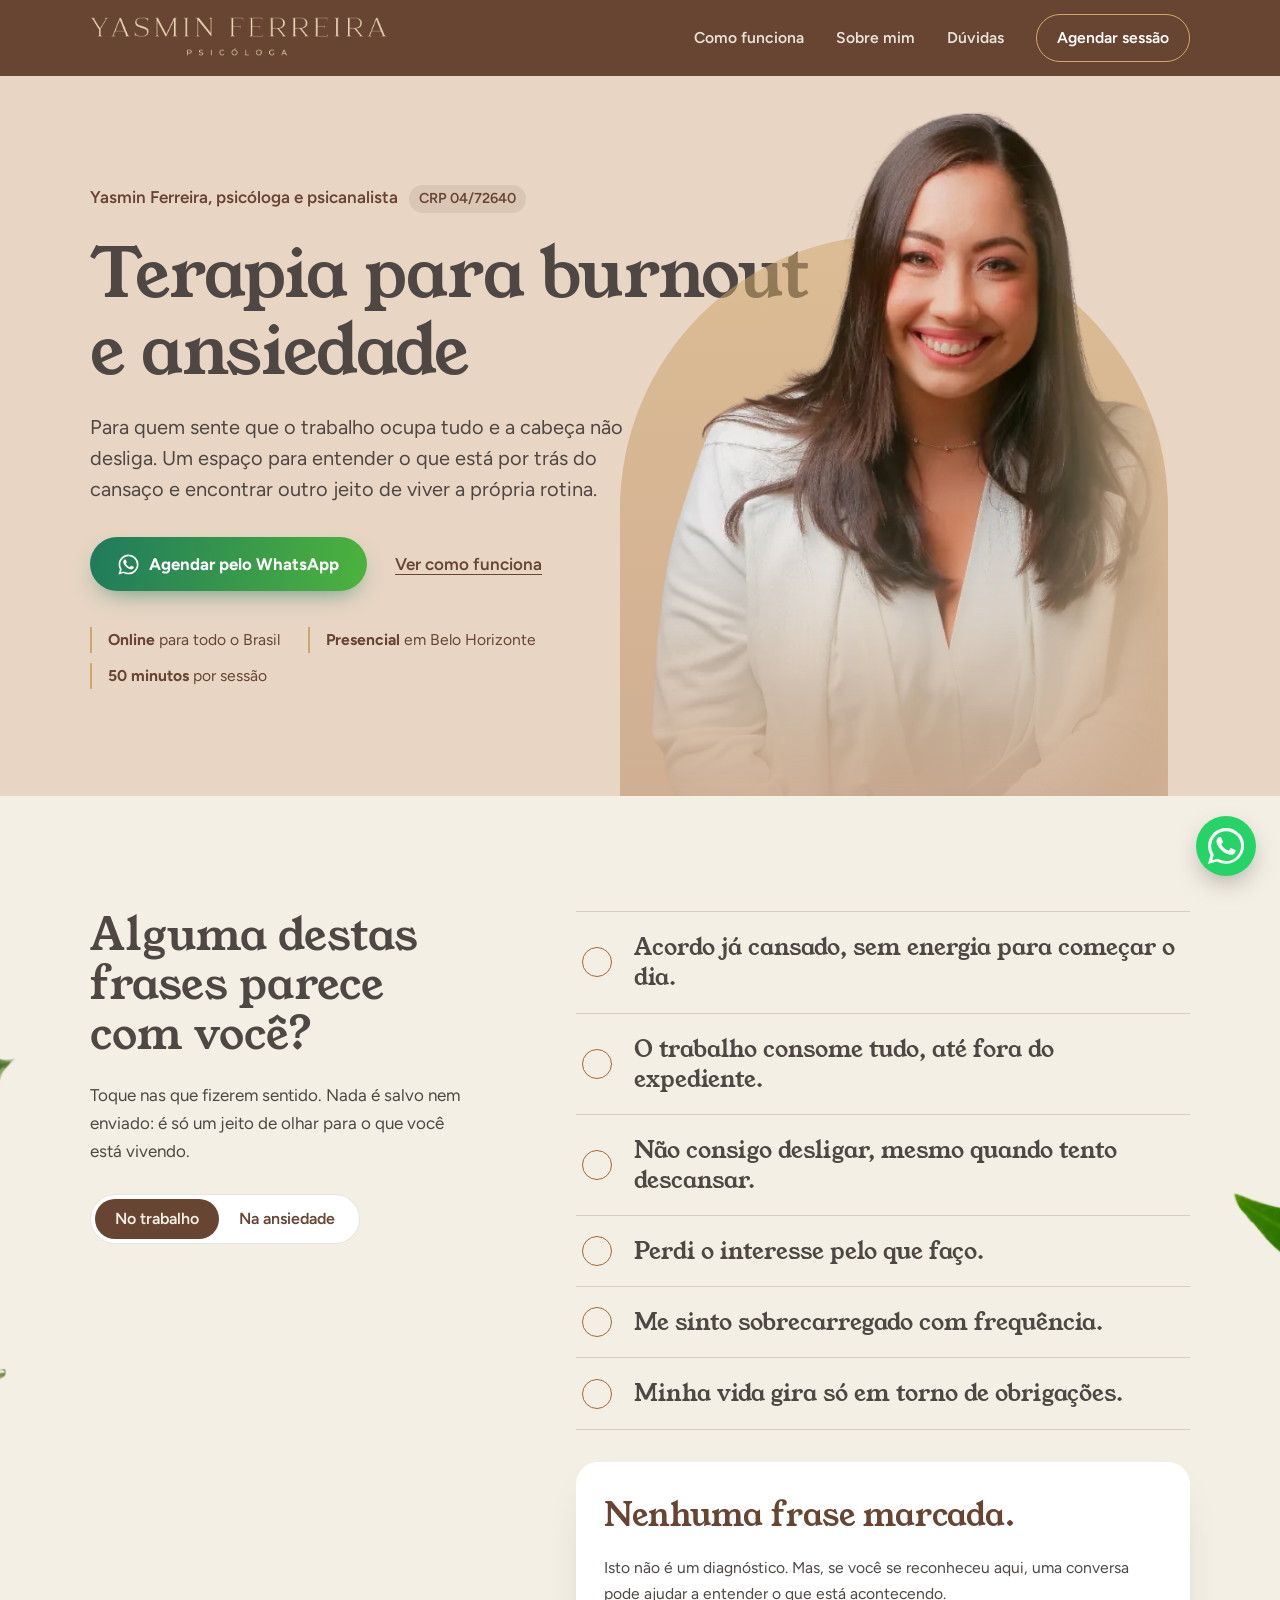
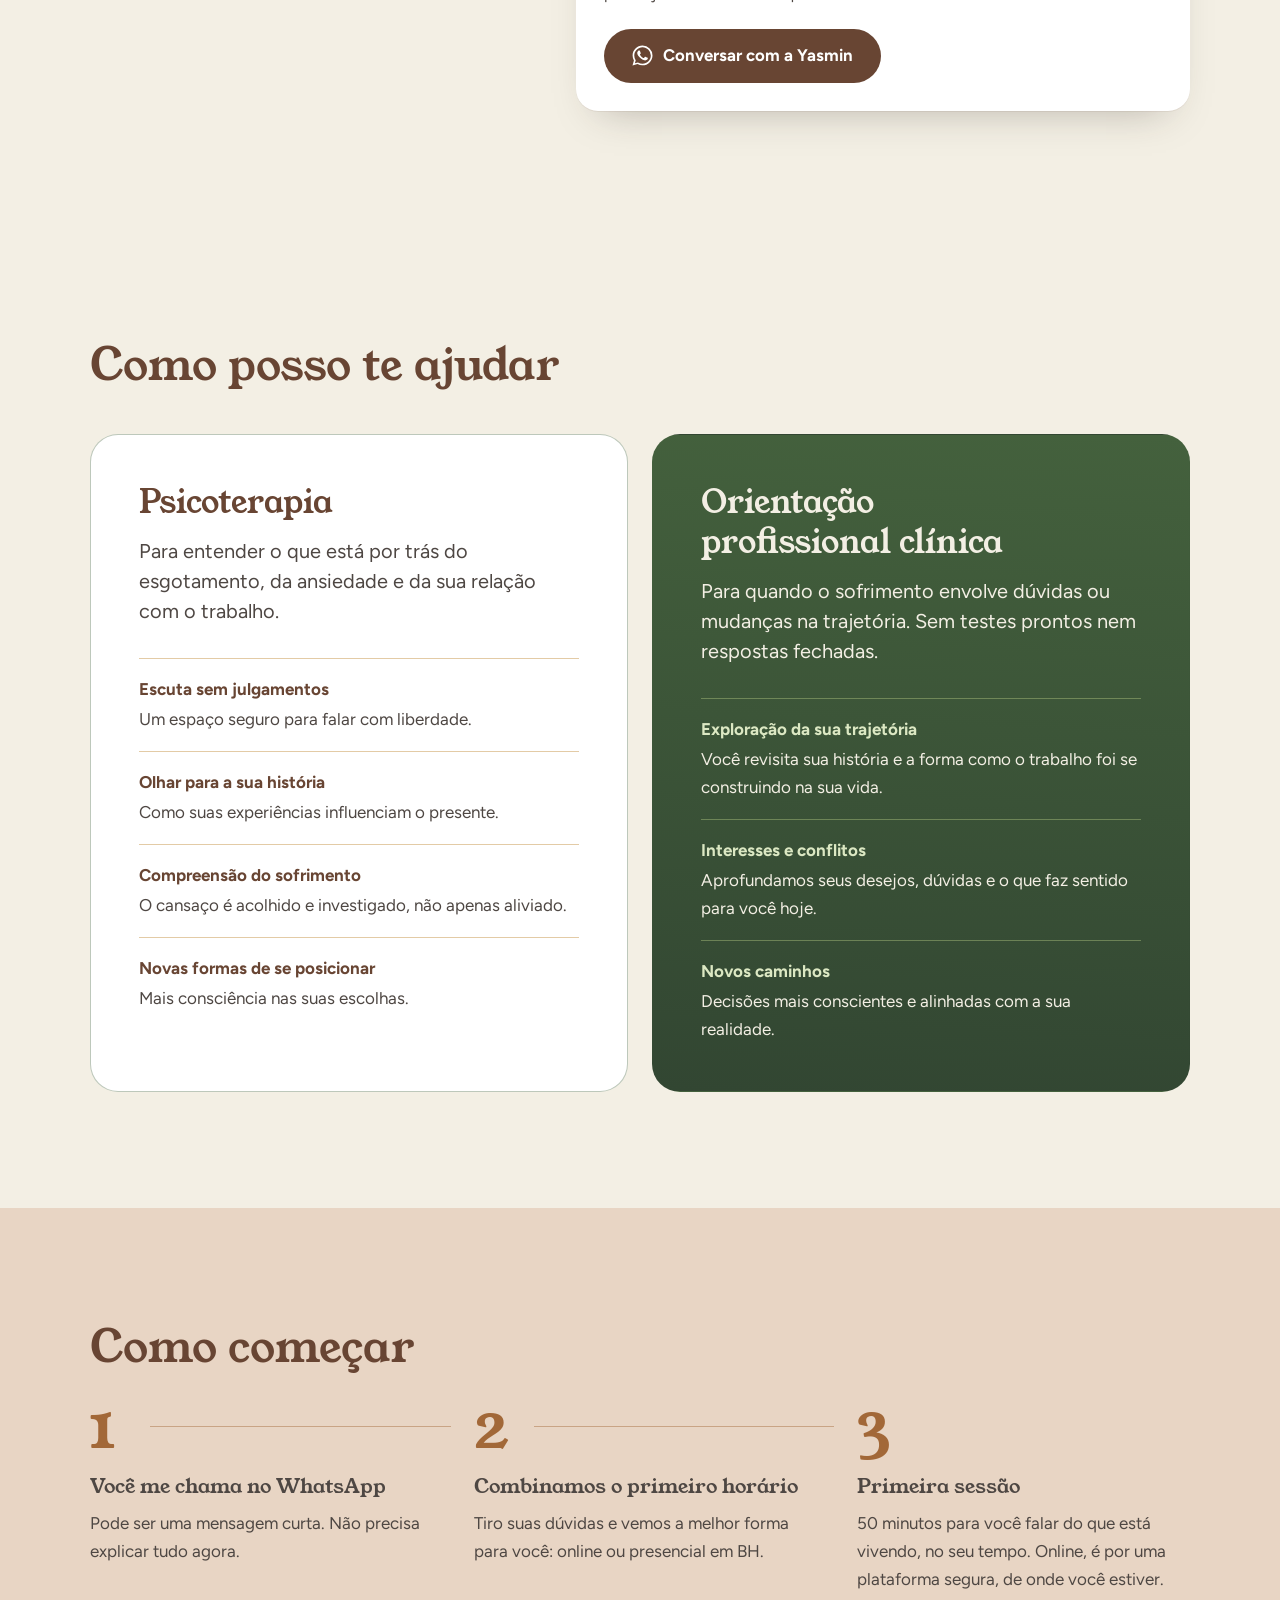
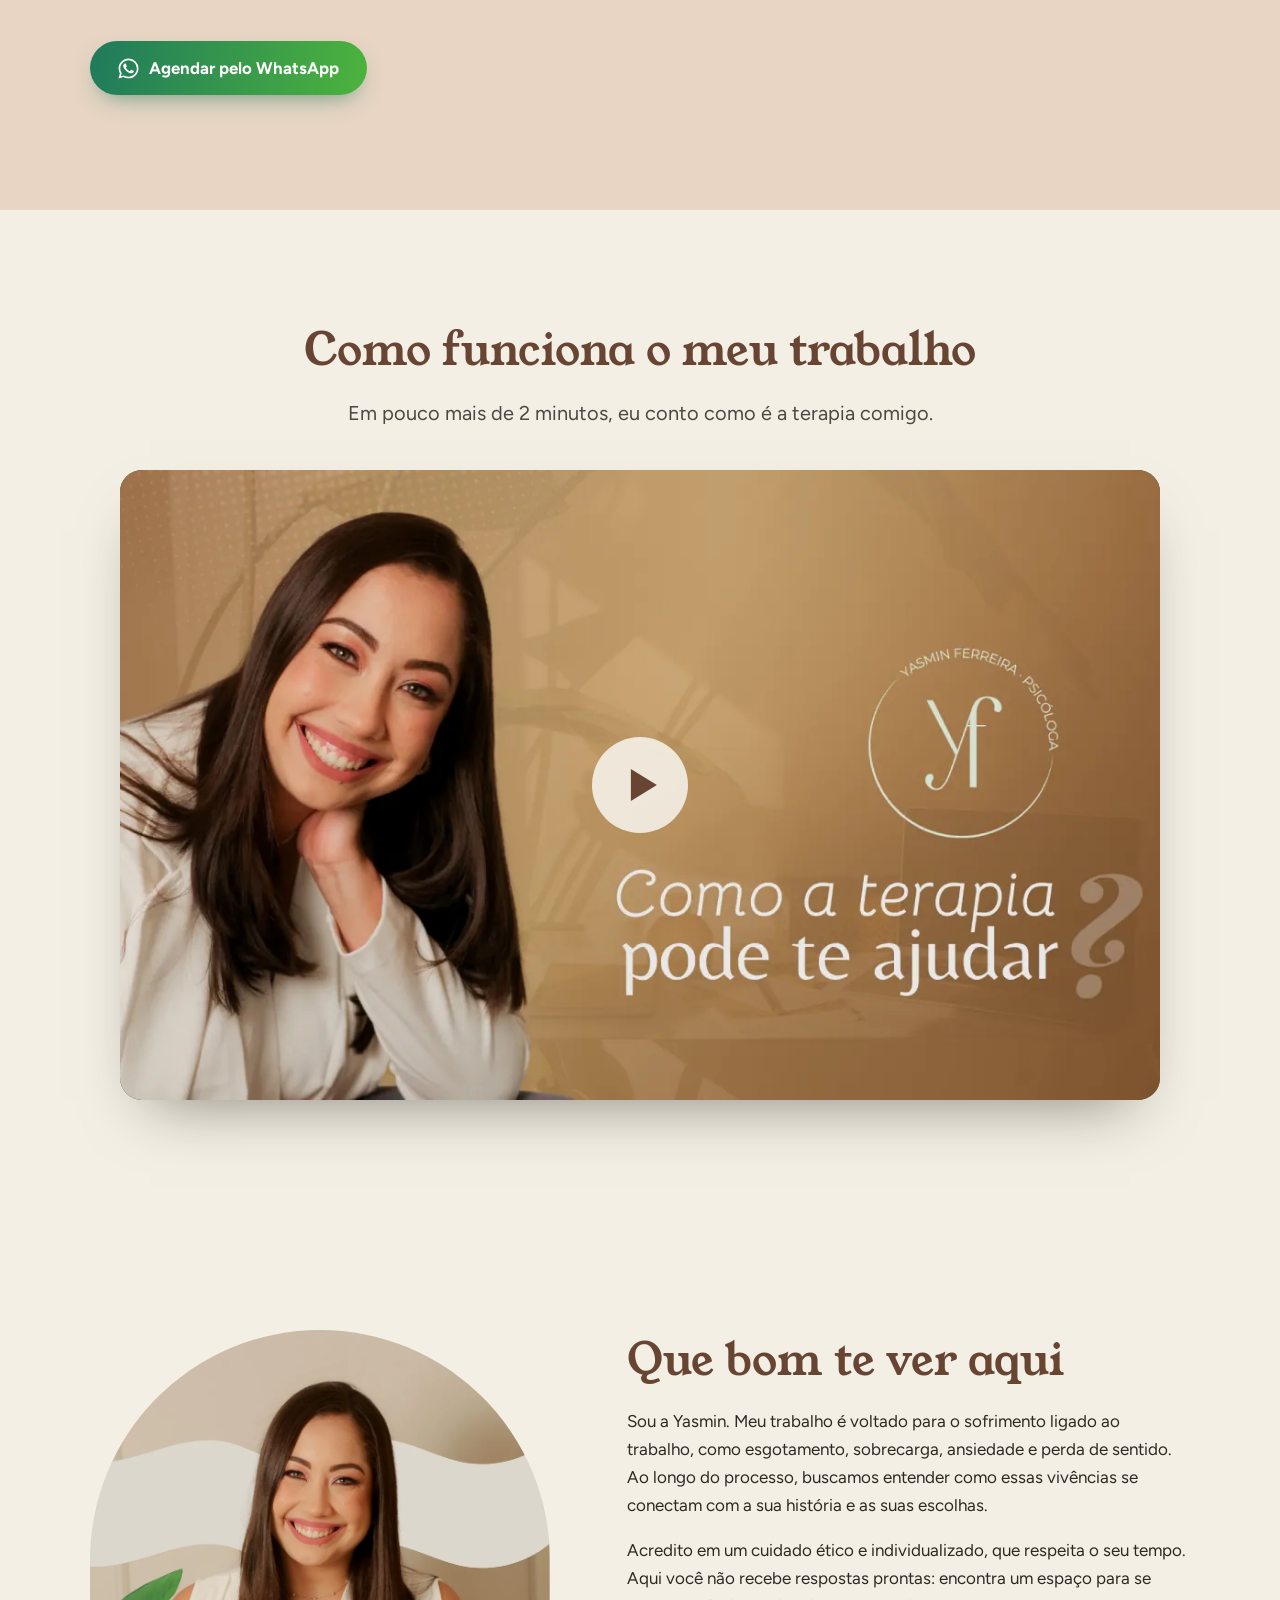
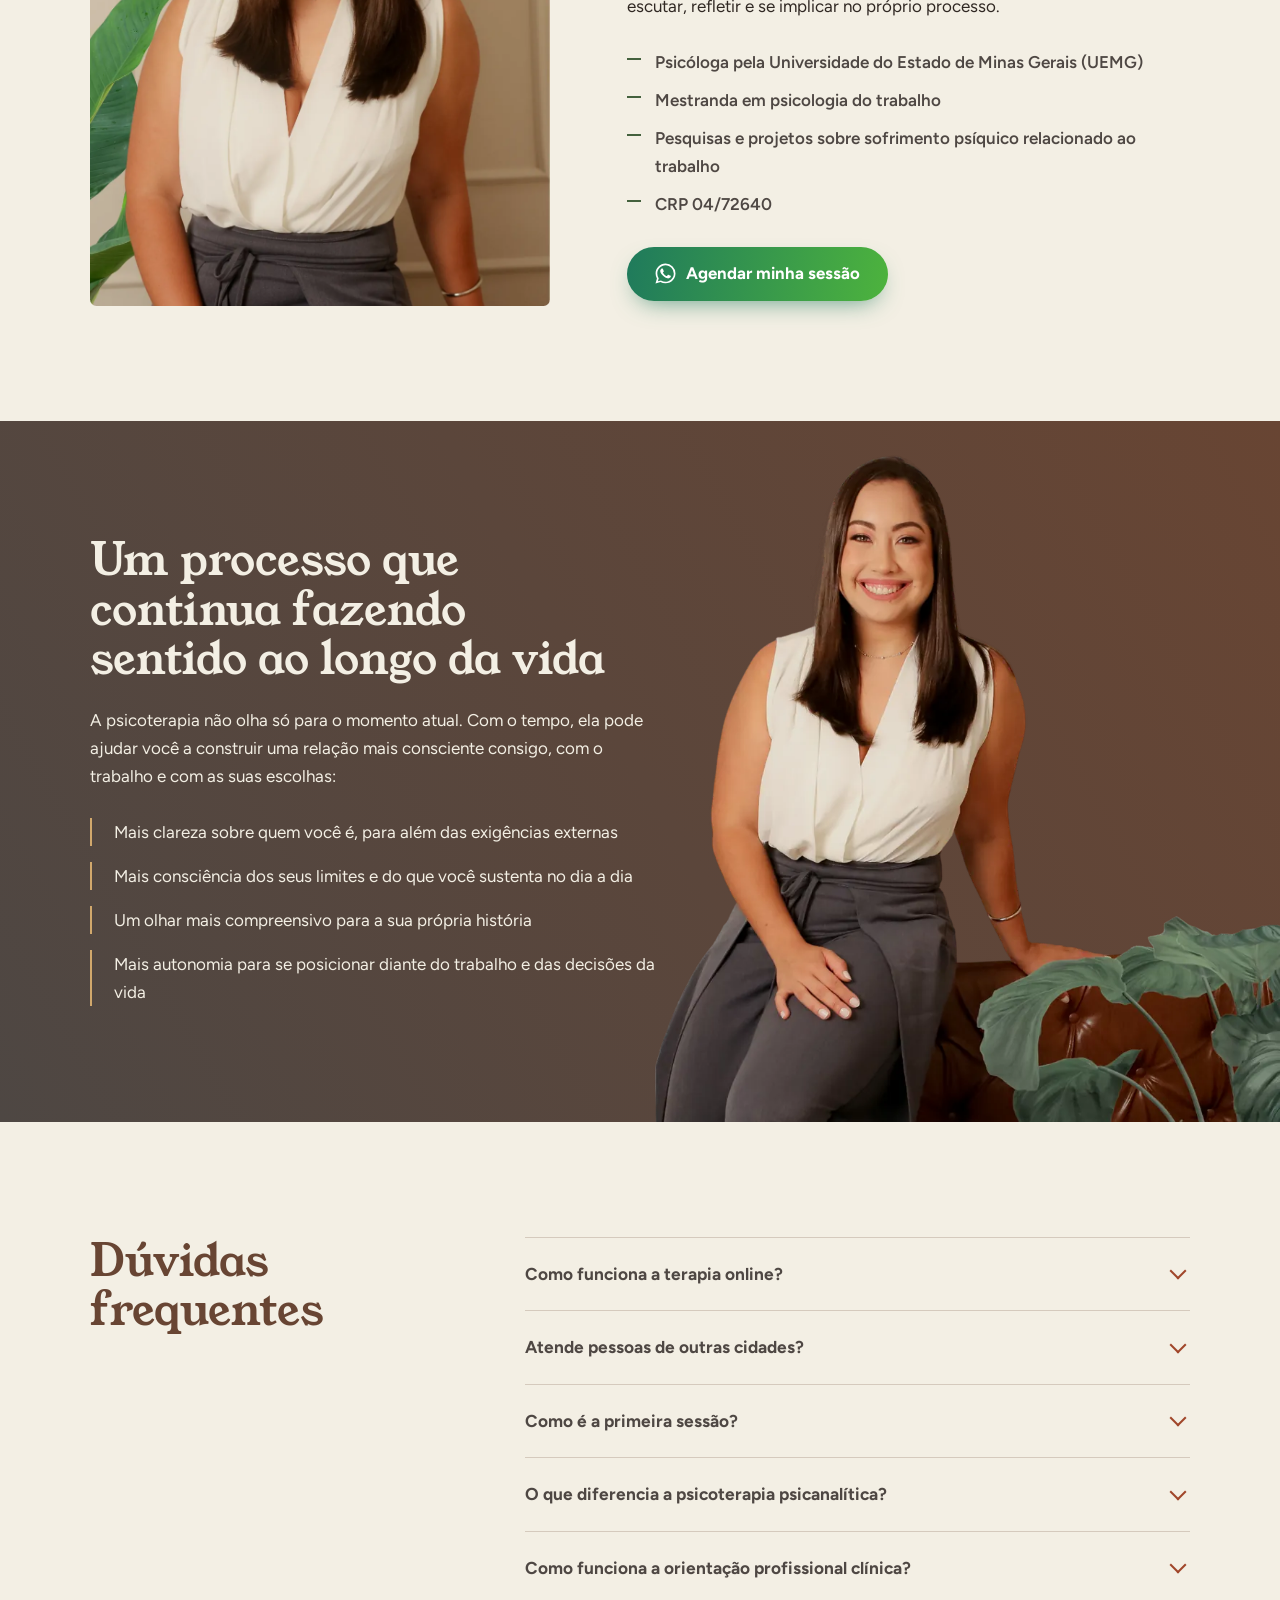
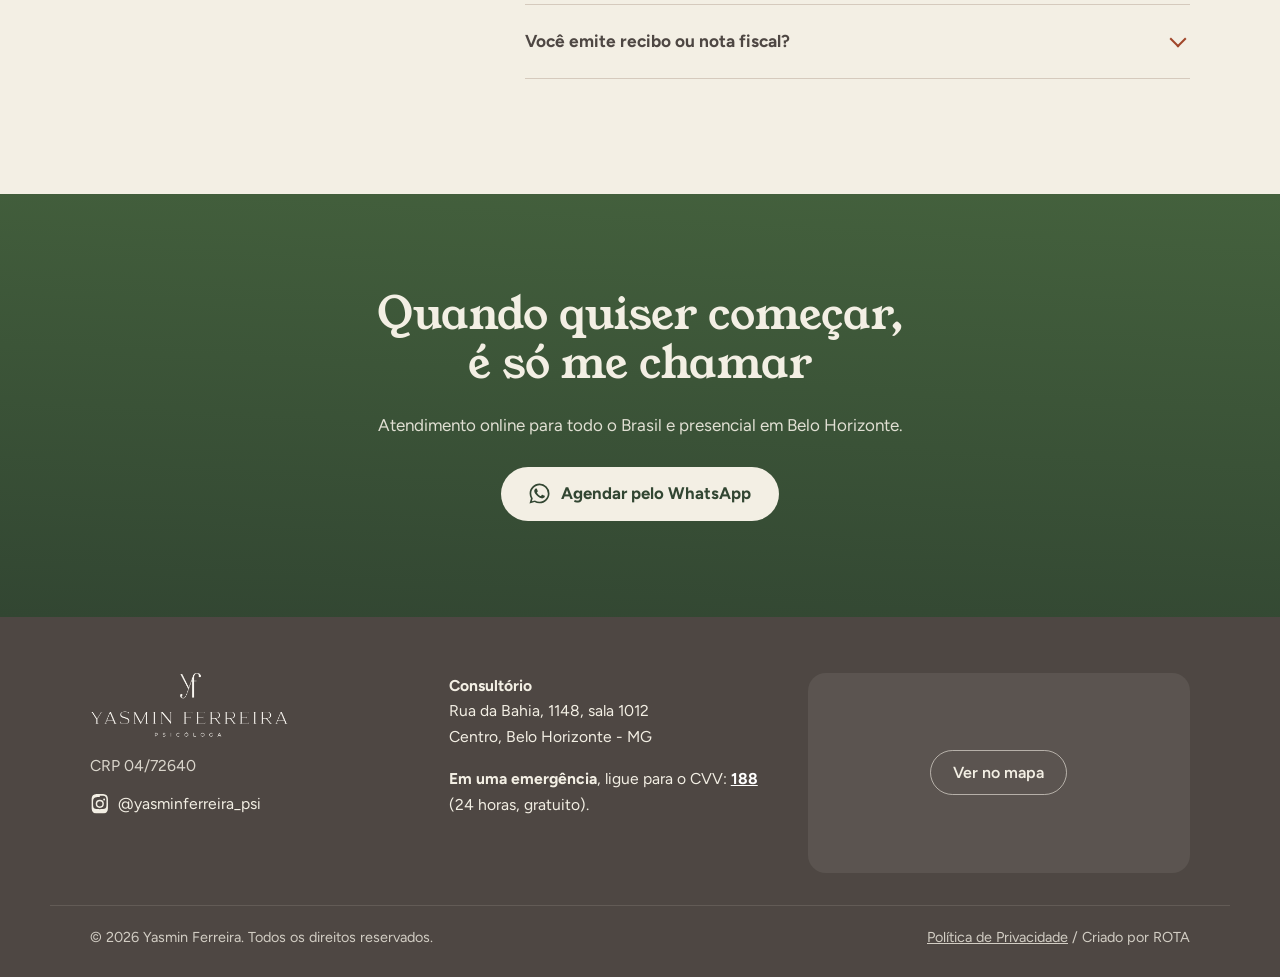
<file: index.html>
<!doctype html>
<html lang="pt-BR">
<head>
  <meta charset="utf-8">
  <meta name="viewport" content="width=device-width, initial-scale=1, viewport-fit=cover">
  <title>Terapia para burnout e ansiedade online | Psicóloga Yasmin Ferreira</title>
  <meta name="description" content="Psicoterapia psicanalítica para burnout, ansiedade e esgotamento no trabalho. Atendimento online para todo o Brasil e presencial em Belo Horizonte. Psicóloga Yasmin Ferreira, CRP 04/72640.">
  <!-- Versão de apresentação: não indexar. Remover esta linha quando for o site oficial. -->
  <meta name="robots" content="noindex, nofollow">
  <link rel="canonical" href="https://psiyasminferreira.com.br/">
  <meta name="theme-color" content="#684533">

  <meta property="og:type" content="website">
  <meta property="og:locale" content="pt_BR">
  <meta property="og:title" content="Terapia para burnout e ansiedade | Yasmin Ferreira, psicóloga">
  <meta property="og:description" content="Atendimento online para todo o Brasil e presencial em Belo Horizonte. CRP 04/72640.">
  <meta property="og:url" content="https://psiyasminferreira.com.br/">
  <meta property="og:image" content="https://psiyasminferreira.com.br/Imagens/thumbnail.webp">

  <link rel="icon" href="Imagens/SUBMARCA.png">

  <link rel="preconnect" href="https://fonts.googleapis.com">
  <link rel="preconnect" href="https://fonts.gstatic.com" crossorigin>
  <link href="https://fonts.googleapis.com/css2?family=Figtree:wght@400;500;600;700&family=Young+Serif&display=swap" rel="stylesheet">

  <link rel="preload" as="image" href="Imagens/hero-yasmin.webp" media="(min-width: 768px)" fetchpriority="high">
  <link rel="preload" as="image" href="Imagens/hero-yasmin-m.webp" media="(max-width: 767px)" fetchpriority="high">

  <link rel="stylesheet" href="css/style.css">

  <script type="application/ld+json">
  {
    "@context": "https://schema.org",
    "@type": "ProfessionalService",
    "name": "Yasmin Ferreira — Psicóloga",
    "description": "Psicoterapia psicanalítica para burnout, ansiedade e esgotamento no trabalho. Atendimento online e presencial em Belo Horizonte.",
    "url": "https://psiyasminferreira.com.br/",
    "image": "https://psiyasminferreira.com.br/Imagens/outro-novo-sobre.webp",
    "telephone": "+55 35 98895-4584",
    "address": {
      "@type": "PostalAddress",
      "streetAddress": "Rua da Bahia, 1148, sala 1012",
      "addressLocality": "Belo Horizonte",
      "addressRegion": "MG",
      "addressCountry": "BR"
    },
    "areaServed": "BR",
    "sameAs": ["https://www.instagram.com/yasminferreira_psi/"]
  }
  </script>

  <!--
    RASTREAMENTO — colar antes de publicar:
    1) Tag do Google Ads (gtag.js) e preencher GOOGLE_ADS_SEND_TO em js/main.js.
    2) Script do Microsoft Clarity (instalação manual).
    Cada botão de WhatsApp envia também um evento "whatsapp_click" com o local do botão
    (topo, sinais, passos, sobre, faq, final, barra, flutuante) — dá para ver no Clarity/GA
    qual botão mais converte.
  -->
</head>
<body>
  <a class="skip" href="#conteudo">Pular para o conteúdo</a>

  <!-- ============ Cabeçalho ============ -->
  <header class="header" id="topo">
    <div class="wrap header__inner">
      <a href="#topo" class="header__logo">
        <img src="Imagens/MARCA-DAGUA-1.png" alt="Yasmin Ferreira, psicóloga" width="814" height="132">
      </a>
      <nav class="header__nav" id="menu" aria-label="Menu principal">
        <a href="#como-comecar">Como funciona</a>
        <a href="#sobre">Sobre mim</a>
        <a href="#duvidas">Dúvidas</a>
        <a class="header__cta" data-whats="menu" href="#">Agendar sessão</a>
      </nav>
      <button class="header__toggle" aria-label="Abrir menu" aria-expanded="false" aria-controls="menu"><span></span><span></span><span></span></button>
    </div>
  </header>

  <main id="conteudo">

    <!-- ============ Topo ============ -->
    <section class="hero" aria-labelledby="hero-title">
      <div class="wrap hero__grid">
        <div class="hero__text">
          <p class="hero__who">Yasmin Ferreira, psicóloga e psicanalista <span>CRP 04/72640</span></p>
          <h1 id="hero-title"><span class="nw">Terapia para burnout</span> e ansiedade</h1>
          <p class="hero__lead">Para quem sente que o trabalho ocupa tudo e a cabeça não desliga. Um espaço para entender o que está por trás do cansaço e encontrar outro jeito de viver a própria rotina.</p>
          <div class="hero__actions">
            <a class="btn btn--whats" data-whats="topo" href="#">
              <svg class="i" aria-hidden="true"><use href="#i-whatsapp"/></svg>
              Agendar pelo WhatsApp
            </a>
            <a class="link" href="#como-comecar">Ver como funciona</a>
          </div>
          <ul class="hero__facts">
            <li><b>Online</b> para todo o Brasil</li>
            <li><b>Presencial</b> em Belo Horizonte</li>
            <li><b>50 minutos</b> por sessão</li>
          </ul>
        </div>
        <figure class="hero__photo">
          <picture>
            <source media="(max-width: 767px)" srcset="Imagens/hero-yasmin-m.webp" width="589" height="749">
            <img src="Imagens/hero-yasmin.webp" alt="Yasmin Ferreira sorrindo, sentada" width="579" height="657" fetchpriority="high">
          </picture>
        </figure>
      </div>
    </section>

    <!-- ============ Sinais (interativo) ============ -->
    <section class="sinais" id="sinais" aria-labelledby="sinais-title">
      <div class="wrap sinais__grid">
        <div class="sinais__intro">
          <h2 id="sinais-title">Alguma destas frases parece com você?</h2>
          <p>Toque nas que fizerem sentido. Nada é salvo nem enviado: é só um jeito de olhar para o que você está vivendo.</p>

          <div class="tabs" role="tablist" aria-label="Tema">
            <button role="tab" id="tab-trabalho" aria-controls="painel-trabalho" aria-selected="true">No trabalho</button>
            <button role="tab" id="tab-ansiedade" aria-controls="painel-ansiedade" aria-selected="false" tabindex="-1">Na ansiedade</button>
          </div>
        </div>

        <div class="sinais__lists">
          <ul class="frases" id="painel-trabalho" role="tabpanel" aria-labelledby="tab-trabalho">
            <li><button aria-pressed="false">Acordo já cansado, sem energia para começar o dia.</button></li>
            <li><button aria-pressed="false">O trabalho consome tudo, até fora do expediente.</button></li>
            <li><button aria-pressed="false">Não consigo desligar, mesmo quando tento descansar.</button></li>
            <li><button aria-pressed="false">Perdi o interesse pelo que faço.</button></li>
            <li><button aria-pressed="false">Me sinto sobrecarregado com frequência.</button></li>
            <li><button aria-pressed="false">Minha vida gira só em torno de obrigações.</button></li>
          </ul>
          <ul class="frases" id="painel-ansiedade" role="tabpanel" aria-labelledby="tab-ansiedade" hidden>
            <li><button aria-pressed="false">Fico preocupado o tempo todo, mesmo sem motivo claro.</button></li>
            <li><button aria-pressed="false">Minha cabeça não para na hora de dormir.</button></li>
            <li><button aria-pressed="false">Sinto aperto no peito ou coração acelerado no dia a dia.</button></li>
            <li><button aria-pressed="false">O medo de errar me trava nas decisões.</button></li>
            <li><button aria-pressed="false">Vivo em alerta, esperando algo dar errado.</button></li>
            <li><button aria-pressed="false">Me irrito ou choro sem entender bem por quê.</button></li>
          </ul>

          <div class="sinais__result" aria-live="polite">
            <p class="sinais__count" data-count-text>Nenhuma frase marcada.</p>
            <p class="sinais__note">Isto não é um diagnóstico. Mas, se você se reconheceu aqui, uma conversa pode ajudar a entender o que está acontecendo.</p>
            <a class="btn btn--whats" data-whats="sinais" href="#">
              <svg class="i" aria-hidden="true"><use href="#i-whatsapp"/></svg>
              Conversar com a Yasmin
            </a>
          </div>
        </div>
      </div>
    </section>

    <!-- ============ Como posso ajudar ============ -->
    <section class="ajuda" aria-labelledby="ajuda-title">
      <div class="wrap">
        <h2 id="ajuda-title" class="ajuda__title">Como posso te ajudar</h2>
        <div class="ajuda__grid">
          <article class="servico">
            <h3>Psicoterapia</h3>
            <p class="servico__lead">Para entender o que está por trás do esgotamento, da ansiedade e da sua relação com o trabalho.</p>
            <dl class="servico__list">
              <div><dt>Escuta sem julgamentos</dt><dd>Um espaço seguro para falar com liberdade.</dd></div>
              <div><dt>Olhar para a sua história</dt><dd>Como suas experiências influenciam o presente.</dd></div>
              <div><dt>Compreensão do sofrimento</dt><dd>O cansaço é acolhido e investigado, não apenas aliviado.</dd></div>
              <div><dt>Novas formas de se posicionar</dt><dd>Mais consciência nas suas escolhas.</dd></div>
            </dl>
          </article>

          <article class="servico servico--green">
            <h3>Orientação profissional clínica</h3>
            <p class="servico__lead">Para quando o sofrimento envolve dúvidas ou mudanças na trajetória. Sem testes prontos nem respostas fechadas.</p>
            <dl class="servico__list">
              <div><dt>Exploração da sua trajetória</dt><dd>Você revisita sua história e a forma como o trabalho foi se construindo na sua vida.</dd></div>
              <div><dt>Interesses e conflitos</dt><dd>Aprofundamos seus desejos, dúvidas e o que faz sentido para você hoje.</dd></div>
              <div><dt>Novos caminhos</dt><dd>Decisões mais conscientes e alinhadas com a sua realidade.</dd></div>
            </dl>
          </article>
        </div>
      </div>
    </section>

    <!-- ============ Como começar ============ -->
    <section class="passos" id="como-comecar" aria-labelledby="passos-title">
      <div class="wrap">
        <h2 id="passos-title">Como começar</h2>
        <ol class="passos__list">
          <li>
            <h3>Você me chama no WhatsApp</h3>
            <p>Pode ser uma mensagem curta. Não precisa explicar tudo agora.</p>
          </li>
          <li>
            <h3>Combinamos o primeiro horário</h3>
            <p>Tiro suas dúvidas e vemos a melhor forma para você: online ou presencial em BH.</p>
          </li>
          <li>
            <h3>Primeira sessão</h3>
            <p>50 minutos para você falar do que está vivendo, no seu tempo. Online, é por uma plataforma segura, de onde você estiver.</p>
          </li>
        </ol>
        <a class="btn btn--whats" data-whats="passos" href="#">
          <svg class="i" aria-hidden="true"><use href="#i-whatsapp"/></svg>
          Agendar pelo WhatsApp
        </a>
      </div>
    </section>

    <!-- ============ Vídeo ============ -->
    <section class="video-sec" aria-labelledby="video-title">
      <div class="wrap">
        <h2 id="video-title">Como funciona o meu trabalho</h2>
        <p class="video-sec__lead">Em pouco mais de 2 minutos, eu conto como é a terapia comigo.</p>
        <figure class="video" data-youtube="1bo7lfjPIWQ">
          <button class="video__btn" aria-label="Assistir ao vídeo: Como funciona o meu trabalho">
            <img src="Imagens/thumbnail.webp" alt="Yasmin Ferreira no vídeo de apresentação" width="1134" height="687" loading="lazy">
            <span class="video__play" aria-hidden="true"></span>
          </button>
        </figure>
      </div>
    </section>

    <!-- ============ Sobre ============ -->
    <section class="sobre" id="sobre" aria-labelledby="sobre-title">
      <div class="wrap sobre__grid">
        <figure class="sobre__photo">
          <img src="Imagens/outro-novo-sobre.webp" alt="Psicóloga Yasmin Ferreira" width="1000" height="1428" loading="lazy">
        </figure>
        <div class="sobre__text">
          <h2 id="sobre-title">Que bom te ver aqui</h2>
          <p>Sou a Yasmin. Meu trabalho é voltado para o sofrimento ligado ao trabalho, como esgotamento, sobrecarga, ansiedade e perda de sentido. Ao longo do processo, buscamos entender como essas vivências se conectam com a sua história e as suas escolhas.</p>
          <p>Acredito em um cuidado ético e individualizado, que respeita o seu tempo. Aqui você não recebe respostas prontas: encontra um espaço para se escutar, refletir e se implicar no próprio processo.</p>
          <ul class="sobre__cred">
            <li>Psicóloga pela Universidade do Estado de Minas Gerais (UEMG)</li>
            <li>Mestranda em psicologia do trabalho</li>
            <li>Pesquisas e projetos sobre sofrimento psíquico relacionado ao trabalho</li>
            <li>CRP 04/72640</li>
          </ul>


          <a class="btn btn--whats" data-whats="sobre" href="#">
            <svg class="i" aria-hidden="true"><use href="#i-whatsapp"/></svg>
            Agendar minha sessão
          </a>
        </div>
      </div>
    </section>

    <!-- ============ Ao longo do tempo ============ -->
    <section class="tempo" aria-labelledby="tempo-title">
      <div class="wrap tempo__inner">
        <div class="tempo__text">
          <h2 id="tempo-title">Um processo que continua fazendo sentido ao longo da vida</h2>
          <p>A psicoterapia não olha só para o momento atual. Com o tempo, ela pode ajudar você a construir uma relação mais consciente consigo, com o trabalho e com as suas escolhas:</p>
          <ul class="tempo__list">
            <li>Mais clareza sobre quem você é, para além das exigências externas</li>
            <li>Mais consciência dos seus limites e do que você sustenta no dia a dia</li>
            <li>Um olhar mais compreensivo para a sua própria história</li>
            <li>Mais autonomia para se posicionar diante do trabalho e das decisões da vida</li>
          </ul>
        </div>
      </div>
    </section>

    <!-- ============ Depoimentos (desativado) ============
      A seção de avaliações do Google (Trustindex) foi retirada desta versão até a Yasmin
      confirmar com o CRP o uso de avaliações de pacientes na divulgação.
      Para voltar, recrie a seção aqui com o widget gerado em trustindex.io.
    -->

    <!-- ============ Dúvidas ============ -->
    <section class="duvidas" id="duvidas" aria-labelledby="duvidas-title">
      <div class="wrap duvidas__grid">
        <h2 id="duvidas-title">Dúvidas frequentes</h2>
        <div class="faq">
          <details>
            <summary>Como funciona a terapia online?</summary>
            <p>As sessões duram 50 minutos e acontecem por uma plataforma segura de vídeo, de onde você estiver. Você só precisa de internet e de um lugar reservado para falar com tranquilidade.</p>
          </details>
          <details>
            <summary>Atende pessoas de outras cidades?</summary>
            <p>Sim. O atendimento online é para qualquer lugar do Brasil. O presencial acontece no consultório em Belo Horizonte, na Rua da Bahia, Centro.</p>
          </details>
          <details>
            <summary>Como é a primeira sessão?</summary>
            <p>É um primeiro encontro para você falar do que está vivendo e do que te trouxe até aqui, no seu ritmo. Não existe resposta certa nem preparação necessária.</p>
          </details>
          <details>
            <summary>O que diferencia a psicoterapia psicanalítica?</summary>
            <p>O foco está na sua história, nos seus vínculos e nos sentidos que você constrói ao longo da vida. É um processo de escuta e reflexão, sem julgamentos e sem respostas prontas.</p>
          </details>
          <details>
            <summary>Como funciona a orientação profissional clínica?</summary>
            <p>É um processo de reflexão sobre sua trajetória e suas escolhas, ao longo de alguns encontros ajustados à sua necessidade. O objetivo é ajudar você a compreender seus caminhos e decidir com mais consciência, sem testes prontos ou indicações de carreira.</p>
          </details>
          <details>
            <summary>Você emite recibo ou nota fiscal?</summary>
            <p>Sim. Os documentos podem ser usados para solicitar reembolso, dependendo do seu plano de saúde.</p>
          </details>
        </div>
      </div>
    </section>

    <!-- ============ Chamada final ============ -->
    <section class="final" aria-labelledby="final-title">
      <div class="wrap final__inner">
        <h2 id="final-title">Quando quiser começar, é só me chamar</h2>
        <p>Atendimento online para todo o Brasil e presencial em Belo Horizonte.</p>
        <a class="btn btn--light" data-whats="final" href="#">
          <svg class="i" aria-hidden="true"><use href="#i-whatsapp"/></svg>
          Agendar pelo WhatsApp
        </a>
      </div>
    </section>
  </main>

  <!-- ============ Rodapé ============ -->
  <footer class="footer">
    <div class="wrap footer__grid">
      <div class="footer__brand">
        <img src="Imagens/LOGO-PRINCIPAL.png" alt="Yasmin Ferreira, psicóloga" width="748" height="256" loading="lazy">
        <p>CRP 04/72640</p>
        <a class="footer__ig" href="https://www.instagram.com/yasminferreira_psi/" target="_blank" rel="noopener">
          <svg class="i" aria-hidden="true"><use href="#i-instagram"/></svg> @yasminferreira_psi
        </a>
      </div>
      <div class="footer__info">
        <p><b>Consultório</b><br>Rua da Bahia, 1148, sala 1012<br>Centro, Belo Horizonte - MG</p>
        <p class="footer__cvv"><b>Em uma emergência</b>, ligue para o CVV: <a href="tel:188">188</a> (24 horas, gratuito).</p>
      </div>
      <div class="footer__map" data-map="Rua da Bahia, 1148, Centro, Belo Horizonte - MG">
        <button class="footer__mapbtn">Ver no mapa</button>
      </div>
    </div>
    <div class="wrap footer__legal">
      <p>© <span data-year>2026</span> Yasmin Ferreira. Todos os direitos reservados.</p>
      <p><a href="politica-de-privacidade.html">Política de Privacidade</a> <span aria-hidden="true">/</span> Criado por ROTA</p>
    </div>
  </footer>

  <!-- Barra fixa no celular -->
  <div class="barra" aria-hidden="true">
    <a class="btn btn--whats" data-whats="barra" href="#" tabindex="-1">
      <svg class="i" aria-hidden="true"><use href="#i-whatsapp"/></svg>
      Agendar pelo WhatsApp
    </a>
  </div>

  <!-- Botão flutuante (computador) -->
  <a class="flutuante" data-whats="flutuante" href="#" aria-label="Falar pelo WhatsApp">
    <svg class="i" aria-hidden="true"><use href="#i-whatsapp"/></svg>
  </a>

  <svg width="0" height="0" style="position:absolute" aria-hidden="true">
    <symbol id="i-whatsapp" viewBox="0 0 24 24"><path fill="currentColor" d="M17.47 14.38c-.3-.15-1.76-.87-2.03-.97-.27-.1-.47-.15-.67.15-.2.3-.77.97-.94 1.17-.17.2-.35.22-.65.07-.3-.15-1.26-.46-2.4-1.48-.89-.79-1.49-1.77-1.66-2.07-.17-.3-.02-.46.13-.61.13-.13.3-.35.45-.52.15-.17.2-.3.3-.5.1-.2.05-.37-.02-.52-.08-.15-.67-1.62-.92-2.22-.24-.58-.49-.5-.67-.51h-.57c-.2 0-.52.07-.79.37-.27.3-1.04 1.02-1.04 2.48s1.07 2.88 1.21 3.08c.15.2 2.1 3.2 5.08 4.49.71.31 1.26.49 1.69.63.71.23 1.36.2 1.87.12.57-.08 1.76-.72 2.01-1.41.25-.69.25-1.29.17-1.41-.07-.12-.27-.2-.57-.35M12.05 21.5h-.01a9.4 9.4 0 0 1-4.8-1.31l-.34-.2-3.57.94.95-3.48-.22-.36a9.42 9.42 0 0 1-1.44-5.02c0-5.2 4.24-9.44 9.45-9.44 2.52 0 4.89.99 6.67 2.77a9.38 9.38 0 0 1 2.76 6.68c0 5.2-4.24 9.43-9.45 9.43m8.04-17.47A11.3 11.3 0 0 0 12.05.7C5.78.7.68 5.8.68 12.06c0 2 .52 3.96 1.52 5.68L.58 23.3l5.7-1.5a11.33 11.33 0 0 0 5.77 1.47h.01c6.26 0 11.36-5.1 11.37-11.37a11.3 11.3 0 0 0-3.33-8.04"/></symbol>
    <symbol id="i-instagram" viewBox="0 0 24 24"><path fill="currentColor" d="M12 7a5 5 0 1 0 0 10 5 5 0 0 0 0-10m0 8.2a3.2 3.2 0 1 1 0-6.4 3.2 3.2 0 0 1 0 6.4M17.3 5.5a1.2 1.2 0 1 0 0 2.4 1.2 1.2 0 0 0 0-2.4M12 2.2c2.7 0 3 0 4 .06 2.7.12 4 1.42 4.1 4.1.06 1.06.07 1.38.07 4.04s0 3-.07 4c-.12 2.7-1.4 4-4.1 4.1-1.06.05-1.37.06-4.04.06s-3 0-4-.06c-2.7-.12-4-1.42-4.1-4.1C3.9 15.06 3.8 14.7 3.8 12s0-3 .07-4.04C4 5.3 5.3 4 8 3.86 9 3.8 9.3 3.8 12 3.8M12 0C9.3 0 8.9 0 7.9.07 4.2.24 2.2 2.27 2 5.92 2 6.98 2 7.32 2 10.03v3.94c0 2.7 0 3.05.07 4.1.17 3.65 2.2 5.68 5.84 5.85 1.06.05 1.4.07 4.1.07s3.05 0 4.1-.07c3.64-.17 5.68-2.2 5.84-5.85.05-1.05.07-1.4.07-4.1v-3.94c0-2.7 0-3.05-.07-4.1C21.8 2.27 19.8.24 16.1.07 15.05 0 14.7 0 12 0"/></symbol>
  </svg>

  <script src="js/main.js" defer></script>
</body>
</html>
</file>
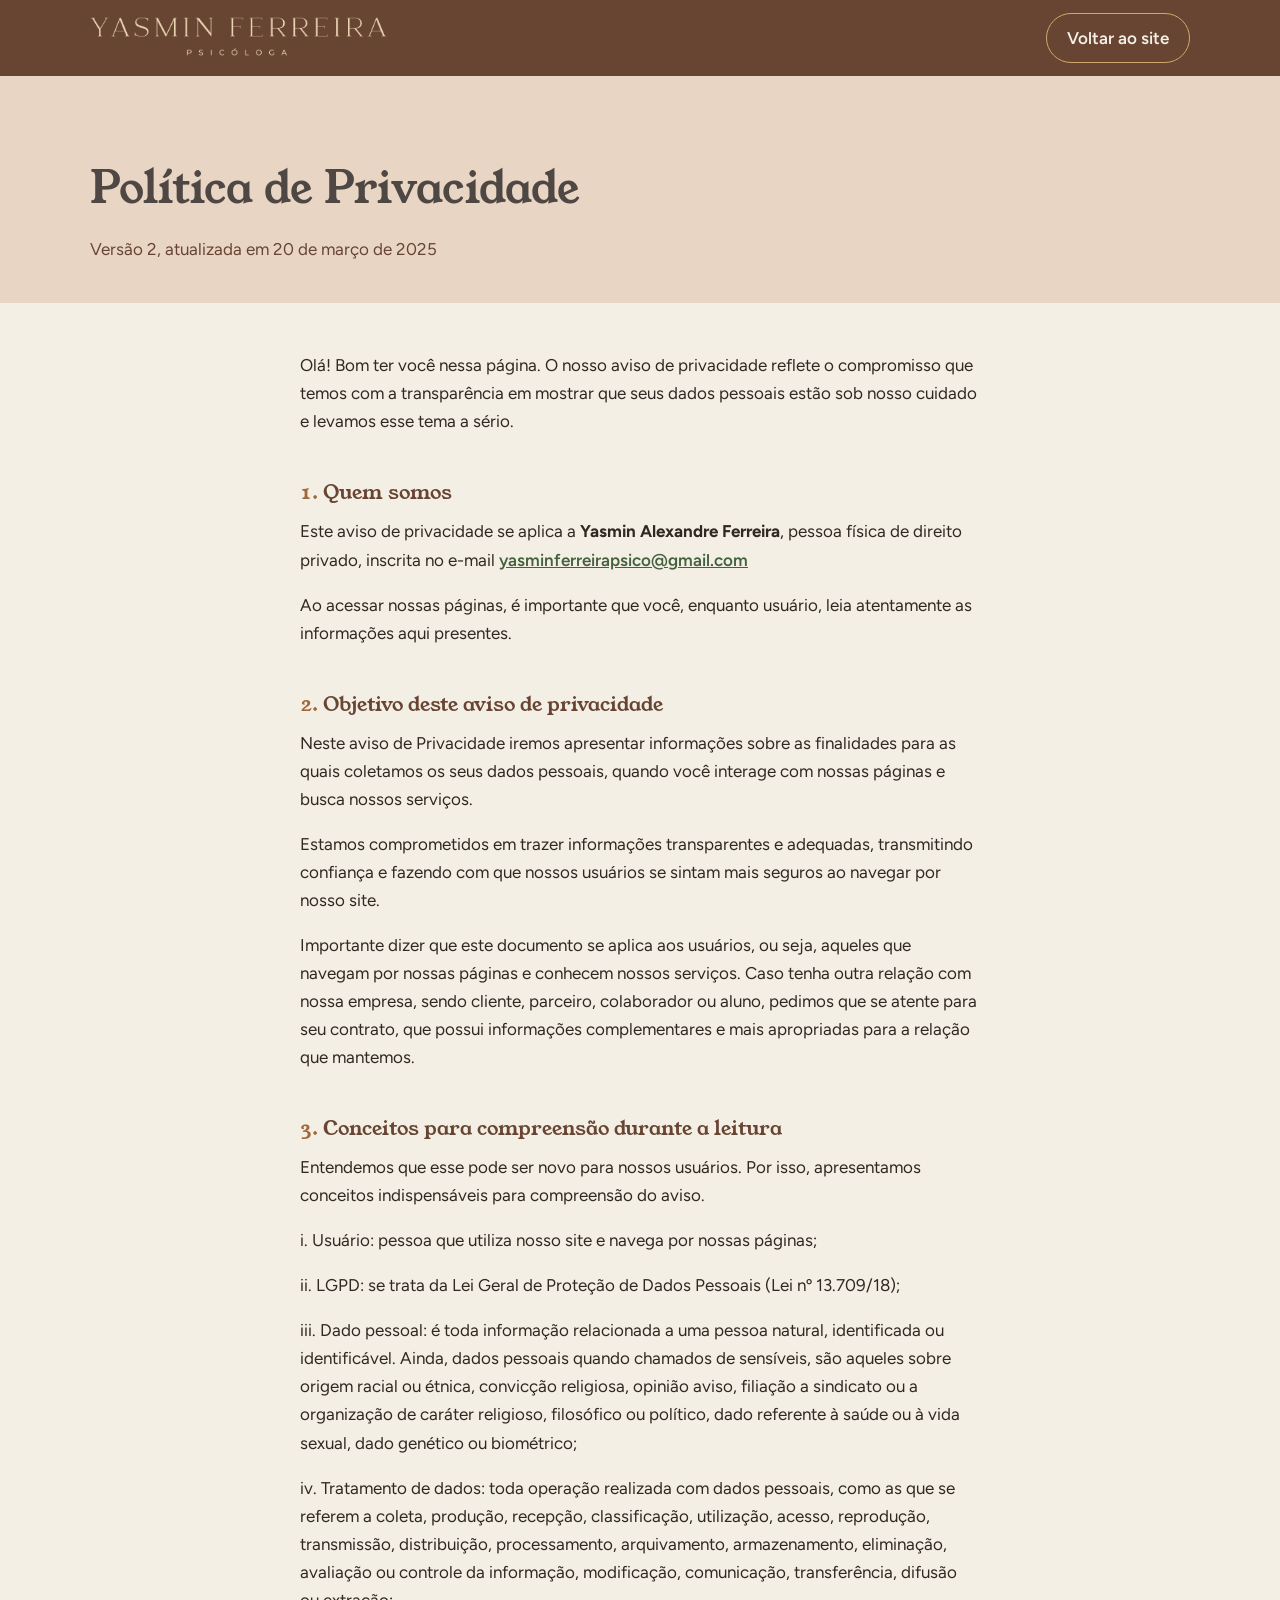
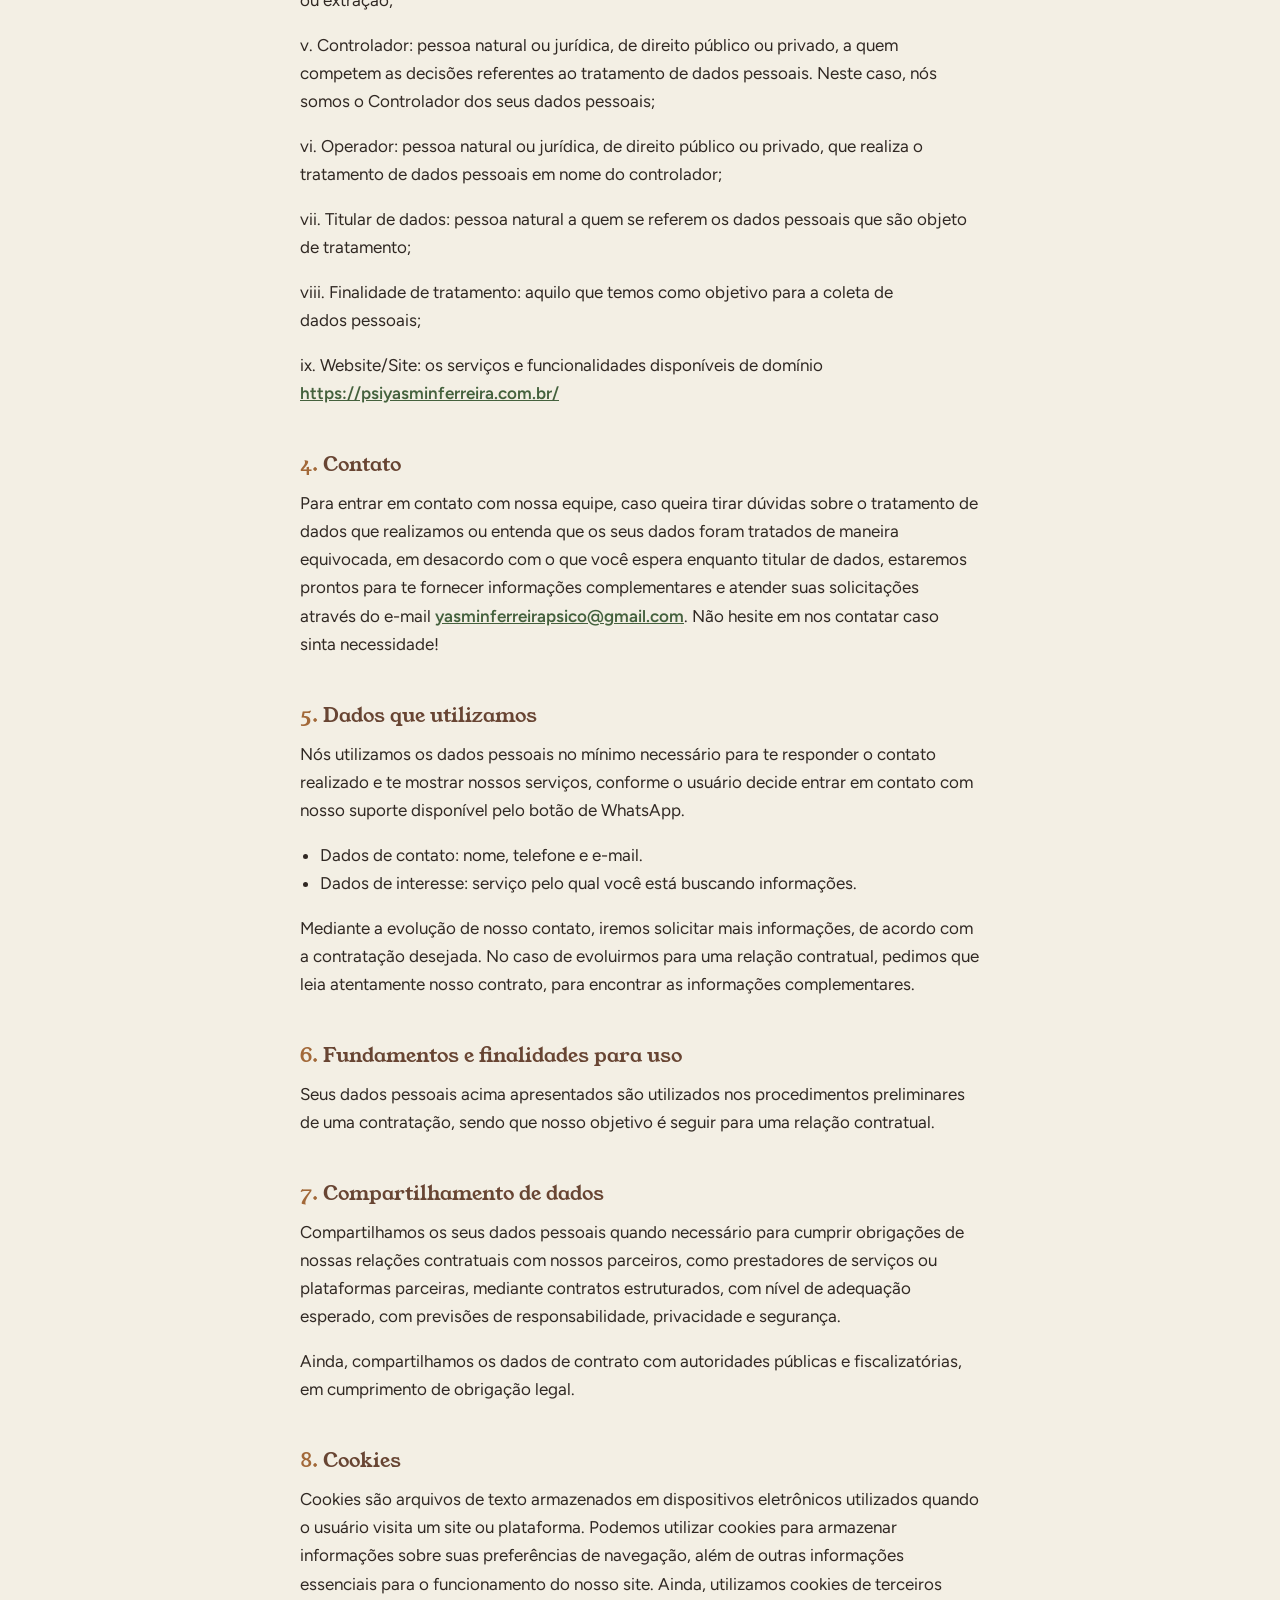
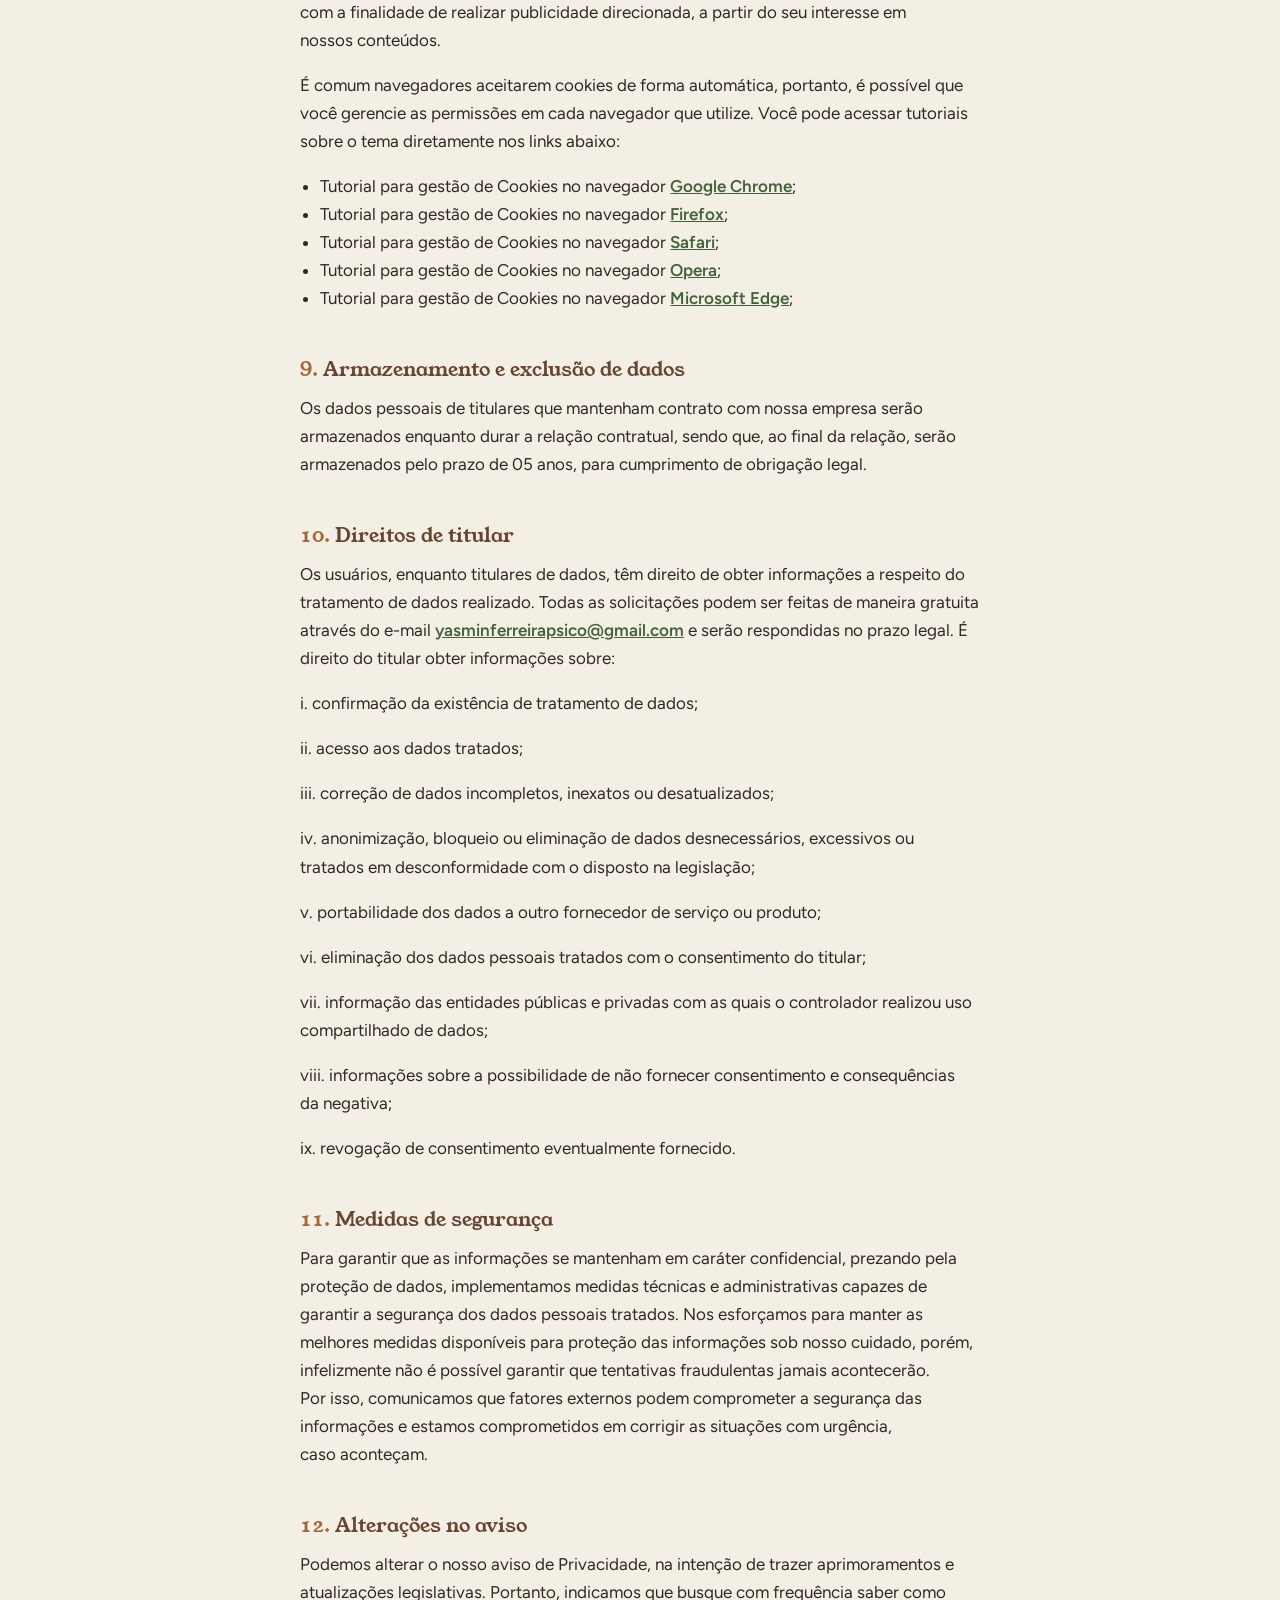
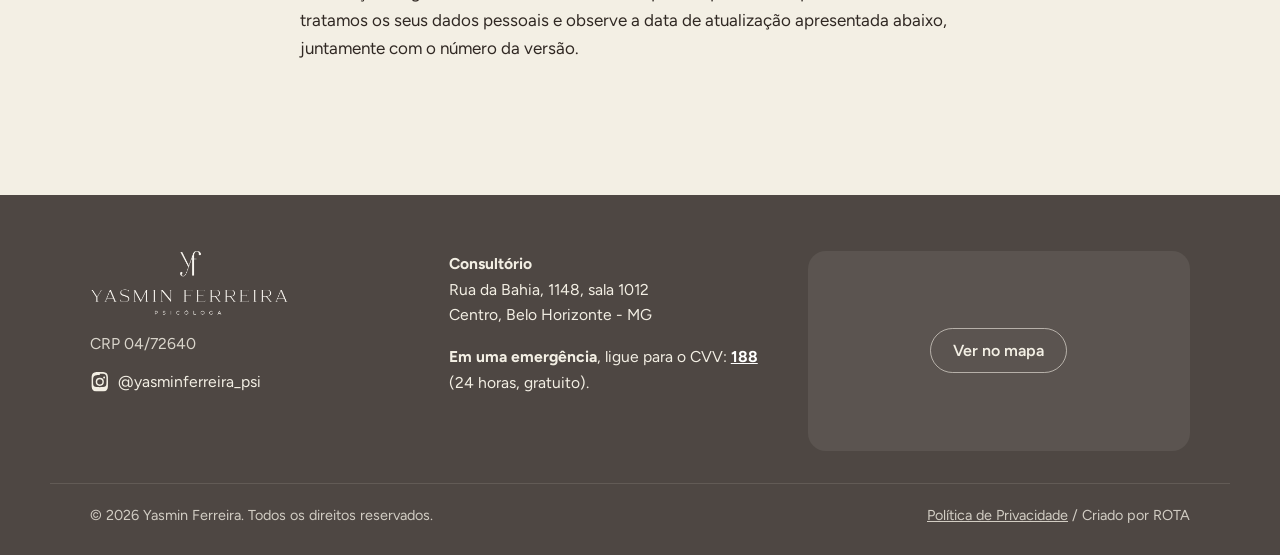
<file: politica-de-privacidade.html>
<!doctype html>
<html lang="pt-BR">
<head>
  <meta charset="utf-8">
  <meta name="viewport" content="width=device-width, initial-scale=1, viewport-fit=cover">
  <title>Política de Privacidade | Psicóloga Yasmin Ferreira</title>
  <meta name="description" content="Aviso de privacidade do site da psicóloga Yasmin Ferreira: quais dados usamos, para quê e como exercer seus direitos (LGPD).">
  <meta name="robots" content="noindex, follow">
  <meta name="theme-color" content="#684533">
  <link rel="icon" href="Imagens/SUBMARCA.png">
  <link rel="preconnect" href="https://fonts.googleapis.com">
  <link rel="preconnect" href="https://fonts.gstatic.com" crossorigin>
  <link href="https://fonts.googleapis.com/css2?family=Figtree:wght@400;500;600;700&family=Young+Serif&display=swap" rel="stylesheet">

  <link rel="stylesheet" href="css/style.css">
</head>
<body>
  <div class="read-progress" aria-hidden="true"><span></span></div>
  <header class="header">
    <div class="wrap header__inner">
      <a href="index.html" class="header__logo"><img src="Imagens/MARCA-DAGUA-1.png" alt="Yasmin Ferreira, psicóloga — voltar ao início" width="814" height="132"></a>
      <a href="index.html" class="header__back">Voltar ao site</a>
    </div>
  </header>
  <main class="privacy">
    <div class="privacy__head"><div class="wrap">
      <h1>Política de Privacidade</h1>
      <p>Versão 2, atualizada em 20 de março de 2025</p>
    </div></div>
    <article class="wrap privacy__body">
<p>Olá! Bom ter você nessa página. O nosso aviso de privacidade reflete o compromisso que temos com a transparência em mostrar que seus dados pessoais estão sob nosso cuidado e levamos esse tema a sério.</p>
<ol>
<li><strong>Quem somos</strong></li>
</ol>
<p>Este aviso de privacidade se aplica a<strong> Yasmin Alexandre Ferreira</strong>, pessoa física de direito privado, inscrita no e-mail <a href="mailto:yasminferreirapsico@gmail.com">yasminferreirapsico@gmail.com</a></p>
<p>Ao acessar nossas páginas, é importante que você, enquanto usuário, leia atentamente as informações aqui presentes.</p>
<ol start="2">
<li><strong>Objetivo deste aviso de privacidade</strong></li>
</ol>
<p>Neste aviso de Privacidade iremos apresentar informações sobre as finalidades para as quais coletamos os seus dados pessoais, quando você interage com nossas páginas e busca nossos serviços.</p>
<p>Estamos comprometidos em trazer informações transparentes e adequadas, transmitindo confiança e fazendo com que nossos usuários se sintam mais seguros ao navegar por nosso site.</p>
<p>Importante dizer que este documento se aplica aos usuários, ou seja, aqueles que navegam por nossas páginas e conhecem nossos serviços. Caso tenha outra relação com nossa empresa, sendo cliente, parceiro, colaborador ou aluno, pedimos que se atente para seu contrato, que possui informações complementares e mais apropriadas para a relação que mantemos.</p>
<ol start="3">
<li><strong>Conceitos para compreensão durante a leitura</strong></li>
</ol>
<p>Entendemos que esse pode ser novo para nossos usuários. Por isso, apresentamos conceitos indispensáveis para compreensão do aviso.</p>
<p>i. Usuário: pessoa que utiliza nosso site e navega por nossas páginas;</p>
<p>ii. LGPD: se trata da Lei Geral de Proteção de Dados Pessoais (Lei nº 13.709/18);</p>
<p>iii. Dado pessoal: é toda informação relacionada a uma pessoa natural, identificada ou identificável. Ainda, dados pessoais quando chamados de sensíveis, são aqueles sobre origem racial ou étnica, convicção religiosa, opinião aviso, filiação a sindicato ou a organização de caráter religioso, filosófico ou político, dado referente à saúde ou à vida sexual, dado genético ou biométrico;</p>
<p>iv. Tratamento de dados: toda operação realizada com dados pessoais, como as que se referem a coleta, produção, recepção, classificação, utilização, acesso, reprodução, transmissão, distribuição, processamento, arquivamento, armazenamento, eliminação, avaliação ou controle da informação, modificação, comunicação, transferência, difusão ou extração;</p>
<p>v. Controlador: pessoa natural ou jurídica, de direito público ou privado, a quem competem as decisões referentes ao tratamento de dados pessoais. Neste caso, nós somos o Controlador dos seus dados pessoais;</p>
<p>vi. Operador: pessoa natural ou jurídica, de direito público ou privado, que realiza o tratamento de dados pessoais em nome do controlador;</p>
<p>vii. Titular de dados: pessoa natural a quem se referem os dados pessoais que são objeto de tratamento;</p>
<p>viii. Finalidade de tratamento: aquilo que temos como objetivo para a coleta de dados pessoais;</p>
<p>ix. Website/Site: os serviços e funcionalidades disponíveis de domínio <a href="https://psiyasminferreira.com.br/">https://psiyasminferreira.com.br/</a></p>
<ol start="4">
<li><strong>Contato</strong></li>
</ol>
<p>Para entrar em contato com nossa equipe, caso queira tirar dúvidas sobre o tratamento de dados que realizamos ou entenda que os seus dados foram tratados de maneira equivocada, em desacordo com o que você espera enquanto titular de dados, estaremos prontos para te fornecer informações complementares e atender suas solicitações através do e-mail <a href="mailto:yasminferreirapsico@gmail.com">yasminferreirapsico@gmail.com</a>. Não hesite em nos contatar caso sinta necessidade!</p>
<ol start="5">
<li><strong>Dados que utilizamos</strong></li>
</ol>
<p>Nós utilizamos os dados pessoais no mínimo necessário para te responder o contato realizado e te mostrar nossos serviços, conforme o usuário decide entrar em contato com nosso suporte disponível pelo botão de WhatsApp.</p>
<ul>
<li>Dados de contato: nome, telefone e e-mail.</li>
<li>Dados de interesse: serviço pelo qual você está buscando informações.</li>
</ul>
<p>Mediante a evolução de nosso contato, iremos solicitar mais informações, de acordo com a contratação desejada. No caso de evoluirmos para uma relação contratual, pedimos que leia atentamente nosso contrato, para encontrar as informações complementares.</p>
<ol start="6">
<li><strong>Fundamentos e finalidades para uso</strong></li>
</ol>
<p>Seus dados pessoais acima apresentados são utilizados nos procedimentos preliminares de uma contratação, sendo que nosso objetivo é seguir para uma relação contratual.</p>
<ol start="7">
<li><strong>Compartilhamento de dados</strong></li>
</ol>
<p>Compartilhamos os seus dados pessoais quando necessário para cumprir obrigações de nossas relações contratuais com nossos parceiros, como prestadores de serviços ou plataformas parceiras, mediante contratos estruturados, com nível de adequação esperado, com previsões de responsabilidade, privacidade e segurança.</p>
<p>Ainda, compartilhamos os dados de contrato com autoridades públicas e fiscalizatórias, em cumprimento de obrigação legal.</p>
<ol start="8">
<li><strong>Cookies </strong></li>
</ol>
<p>Cookies são arquivos de texto armazenados em dispositivos eletrônicos utilizados quando o usuário visita um site ou plataforma. Podemos utilizar cookies para armazenar informações sobre suas preferências de navegação, além de outras informações essenciais para o funcionamento do nosso site. Ainda, utilizamos cookies de terceiros com a finalidade de realizar publicidade direcionada, a partir do seu interesse em nossos conteúdos.</p>
<p>É comum navegadores aceitarem cookies de forma automática, portanto, é possível que você gerencie as permissões em cada navegador que utilize. Você pode acessar tutoriais sobre o tema diretamente nos links abaixo:</p>
<ul>
<li>Tutorial para gestão de Cookies no navegador <a href="https://support.google.com/chrome/answer/95647?co=GENIE.Platform%3DDesktop&amp;oco=1&amp;hl=pt-BR">Google Chrome</a>;</li>
<li>Tutorial para gestão de Cookies no navegador <a href="https://support.mozilla.org/pt-BR/kb/gerencie-configuracoes-de-armazenamento-local-de-s">Firefox</a>;</li>
<li>Tutorial para gestão de Cookies no navegador <a href="https://support.apple.com/pt-br/guide/safari/sfri11471/mac">Safari</a>;</li>
<li>Tutorial para gestão de Cookies no navegador <a href="https://help.opera.com/en/latest/web-preferences/#cookies">Opera</a>;</li>
<li>Tutorial para gestão de Cookies no navegador <a href="https://support.microsoft.com/pt-br/microsoft-edge/excluir-cookies-no-microsoft-edge-63947406-40ac-c3b8-57b9-2a946a29ae09">Microsoft Edge</a>;</li>
</ul>
<ol start="9">
<li><strong>Armazenamento e exclusão de dados</strong></li>
</ol>
<p>Os dados pessoais de titulares que mantenham contrato com nossa empresa serão armazenados enquanto durar a relação contratual, sendo que, ao final da relação, serão armazenados pelo prazo de 05 anos, para cumprimento de obrigação legal.</p>
<ol start="10">
<li><strong>Direitos de titular </strong></li>
</ol>
<p>Os usuários, enquanto titulares de dados, têm direito de obter informações a respeito do tratamento de dados realizado. Todas as solicitações podem ser feitas de maneira gratuita através do e-mail <a href="mailto:yasminferreirapsico@gmail.com">yasminferreirapsico@gmail.com</a> e serão respondidas no prazo legal. É direito do titular obter informações sobre:</p>
<p>i. confirmação da existência de tratamento de dados;</p>
<p>ii. acesso aos dados tratados;</p>
<p>iii. correção de dados incompletos, inexatos ou desatualizados;</p>
<p>iv. anonimização, bloqueio ou eliminação de dados desnecessários, excessivos ou tratados em desconformidade com o disposto na legislação;</p>
<p>v. portabilidade dos dados a outro fornecedor de serviço ou produto;</p>
<p>vi. eliminação dos dados pessoais tratados com o consentimento do titular;</p>
<p>vii. informação das entidades públicas e privadas com as quais o controlador realizou uso compartilhado de dados;</p>
<p>viii. informações sobre a possibilidade de não fornecer consentimento e consequências da negativa;</p>
<p>ix. revogação de consentimento eventualmente fornecido.</p>
<ol start="11">
<li><strong>Medidas de segurança</strong></li>
</ol>
<p>Para garantir que as informações se mantenham em caráter confidencial, prezando pela proteção de dados, implementamos medidas técnicas e administrativas capazes de garantir a segurança dos dados pessoais tratados. Nos esforçamos para manter as melhores medidas disponíveis para proteção das informações sob nosso cuidado, porém, infelizmente não é possível garantir que tentativas fraudulentas jamais acontecerão. Por isso, comunicamos que fatores externos podem comprometer a segurança das informações e estamos comprometidos em corrigir as situações com urgência, caso aconteçam.</p>
<ol start="12">
<li><strong>Alterações no aviso </strong></li>
</ol>
<p>Podemos alterar o nosso aviso de Privacidade, na intenção de trazer aprimoramentos e atualizações legislativas. Portanto, indicamos que busque com frequência saber como tratamos os seus dados pessoais e observe a data de atualização apresentada abaixo, juntamente com o número da versão.</p>
    </article>
  </main>
  <!-- ============ Rodapé ============ -->
  <footer class="footer">
    <div class="wrap footer__grid">
      <div class="footer__brand">
        <img src="Imagens/LOGO-PRINCIPAL.png" alt="Yasmin Ferreira, psicóloga" width="748" height="256" loading="lazy">
        <p>CRP 04/72640</p>
        <a class="footer__ig" href="https://www.instagram.com/yasminferreira_psi/" target="_blank" rel="noopener">
          <svg class="i" aria-hidden="true"><use href="#i-instagram"/></svg> @yasminferreira_psi
        </a>
      </div>
      <div class="footer__info">
        <p><b>Consultório</b><br>Rua da Bahia, 1148, sala 1012<br>Centro, Belo Horizonte - MG</p>
        <p class="footer__cvv"><b>Em uma emergência</b>, ligue para o CVV: <a href="tel:188">188</a> (24 horas, gratuito).</p>
      </div>
      <div class="footer__map" data-map="Rua da Bahia, 1148, Centro, Belo Horizonte - MG">
        <button class="footer__mapbtn">Ver no mapa</button>
      </div>
    </div>
    <div class="wrap footer__legal">
      <p>© <span data-year>2026</span> Yasmin Ferreira. Todos os direitos reservados.</p>
      <p><a href="politica-de-privacidade.html">Política de Privacidade</a> <span aria-hidden="true">/</span> Criado por ROTA</p>
    </div>
  </footer>

  <svg width="0" height="0" style="position:absolute" aria-hidden="true">
    <symbol id="i-whatsapp" viewBox="0 0 24 24"><path fill="currentColor" d="M17.47 14.38c-.3-.15-1.76-.87-2.03-.97-.27-.1-.47-.15-.67.15-.2.3-.77.97-.94 1.17-.17.2-.35.22-.65.07-.3-.15-1.26-.46-2.4-1.48-.89-.79-1.49-1.77-1.66-2.07-.17-.3-.02-.46.13-.61.13-.13.3-.35.45-.52.15-.17.2-.3.3-.5.1-.2.05-.37-.02-.52-.08-.15-.67-1.62-.92-2.22-.24-.58-.49-.5-.67-.51h-.57c-.2 0-.52.07-.79.37-.27.3-1.04 1.02-1.04 2.48s1.07 2.88 1.21 3.08c.15.2 2.1 3.2 5.08 4.49.71.31 1.26.49 1.69.63.71.23 1.36.2 1.87.12.57-.08 1.76-.72 2.01-1.41.25-.69.25-1.29.17-1.41-.07-.12-.27-.2-.57-.35M12.05 21.5h-.01a9.4 9.4 0 0 1-4.8-1.31l-.34-.2-3.57.94.95-3.48-.22-.36a9.42 9.42 0 0 1-1.44-5.02c0-5.2 4.24-9.44 9.45-9.44 2.52 0 4.89.99 6.67 2.77a9.38 9.38 0 0 1 2.76 6.68c0 5.2-4.24 9.43-9.45 9.43m8.04-17.47A11.3 11.3 0 0 0 12.05.7C5.78.7.68 5.8.68 12.06c0 2 .52 3.96 1.52 5.68L.58 23.3l5.7-1.5a11.33 11.33 0 0 0 5.77 1.47h.01c6.26 0 11.36-5.1 11.37-11.37a11.3 11.3 0 0 0-3.33-8.04"/></symbol>
    <symbol id="i-instagram" viewBox="0 0 24 24"><path fill="currentColor" d="M12 7a5 5 0 1 0 0 10 5 5 0 0 0 0-10m0 8.2a3.2 3.2 0 1 1 0-6.4 3.2 3.2 0 0 1 0 6.4M17.3 5.5a1.2 1.2 0 1 0 0 2.4 1.2 1.2 0 0 0 0-2.4M12 2.2c2.7 0 3 0 4 .06 2.7.12 4 1.42 4.1 4.1.06 1.06.07 1.38.07 4.04s0 3-.07 4c-.12 2.7-1.4 4-4.1 4.1-1.06.05-1.37.06-4.04.06s-3 0-4-.06c-2.7-.12-4-1.42-4.1-4.1C3.9 15.06 3.8 14.7 3.8 12s0-3 .07-4.04C4 5.3 5.3 4 8 3.86 9 3.8 9.3 3.8 12 3.8M12 0C9.3 0 8.9 0 7.9.07 4.2.24 2.2 2.27 2 5.92 2 6.98 2 7.32 2 10.03v3.94c0 2.7 0 3.05.07 4.1.17 3.65 2.2 5.68 5.84 5.85 1.06.05 1.4.07 4.1.07s3.05 0 4.1-.07c3.64-.17 5.68-2.2 5.84-5.85.05-1.05.07-1.4.07-4.1v-3.94c0-2.7 0-3.05-.07-4.1C21.8 2.27 19.8.24 16.1.07 15.05 0 14.7 0 12 0"/></symbol>
  </svg>

  <script src="js/main.js" defer></script>
</body>
</html>
</file>
<file: css/style.css>
/* =========================================================
   Yasmin Ferreira — versão 2
   Paleta original do Elementor, mantida.
   Tipografia: Young Serif (títulos) + Figtree (texto).
   ========================================================= */

:root {
  /* Paleta da marca (inalterada) */
  --brown-900: #302823;
  --brown-800: #4E4743;
  --brown-700: #684533;
  --brown-500: #9D6B4F;
  --gold-600: #A26838;
  --gold-400: #D1A86C;
  --rust: #A0462A;
  --cream: #F3EFE4;
  --beige: #E8D5C4;
  --white: #FFFFFF;
  --green-800: #324632;
  --green-700: #44613D;
  --green-300: #ADC47E;
  --whats-a: #1F7A5C;
  --whats-b: #4DB33D;

  --serif: "Young Serif", Georgia, "Times New Roman", serif;
  --sans: "Figtree", system-ui, -apple-system, "Segoe UI", Roboto, sans-serif;

  /* Escala tipográfica (razão ~1.25) */
  --t-sm: .9rem;
  --t-base: 1.0625rem;
  --t-lg: 1.25rem;
  --t-xl: clamp(1.5rem, 1.2rem + 1.2vw, 2rem);
  --t-2xl: clamp(1.9rem, 1.4rem + 2vw, 2.75rem);
  --t-hero: clamp(2.6rem, 1.6rem + 3.6vw, 4.25rem);

  --wrap: 1180px;
  --gutter: clamp(16px, 4vw, 40px);
  --section: clamp(64px, 9vw, 120px);
  --header-h: 76px;
}

*, *::before, *::after { box-sizing: border-box; }
html { scroll-behavior: smooth; scroll-padding-top: calc(var(--header-h) + 12px); -webkit-text-size-adjust: 100%; }
body {
  margin: 0;
  background: var(--cream);
  color: var(--brown-900);
  font: 400 var(--t-base)/1.65 var(--sans);
  -webkit-font-smoothing: antialiased;
  text-rendering: optimizeLegibility;
}
img { max-width: 100%; height: auto; display: block; }
a { color: inherit; }
h1, h2, h3 { font-family: var(--serif); font-weight: 400; line-height: 1.12; color: var(--brown-700); margin: 0 0 .5em; text-wrap: balance; }
h2 { font-size: var(--t-2xl); }
h3 { font-size: var(--t-lg); line-height: 1.25; }
p { margin: 0 0 1em; text-wrap: pretty; }
figure { margin: 0; }
.wrap { width: 100%; max-width: var(--wrap); margin-inline: auto; padding-inline: var(--gutter); }
.i { width: 1.25em; height: 1.25em; flex: none; }

.skip { position: absolute; left: -999px; top: 8px; z-index: 100; background: var(--brown-700); color: #fff; padding: 10px 16px; border-radius: 8px; }
.skip:focus { left: 8px; }
:focus-visible { outline: 3px solid var(--gold-400); outline-offset: 3px; border-radius: 6px; }

/* ---------- Botões ---------- */
.btn {
  display: inline-flex; align-items: center; justify-content: center; gap: .6em;
  min-height: 54px; padding: 0 28px;
  border-radius: 999px; border: 0;
  font: 700 1.05rem/1 var(--sans); text-decoration: none; cursor: pointer;
  transition: transform .15s ease, filter .15s ease;
}
.btn:active { transform: scale(.98); }
.btn--whats { color: #fff; background: linear-gradient(100deg, var(--whats-a), var(--whats-b)); box-shadow: 0 10px 24px -10px rgba(31,122,92,.7); }
.btn--whats:hover { filter: brightness(1.06); }
.btn--light { color: var(--green-800); background: var(--cream); }
.btn--light:hover { background: #fff; }
.link { color: var(--brown-700); font-weight: 600; text-underline-offset: 4px; text-decoration-thickness: 1px; }
.link:hover { color: var(--gold-600); }

/* ---------- Cabeçalho ---------- */
.header { position: sticky; top: 0; z-index: 50; background: var(--brown-700); color: var(--cream); }
.header__inner { display: flex; align-items: center; justify-content: space-between; height: var(--header-h); gap: 24px; }
.header__logo img { width: clamp(190px, 26vw, 300px); }
.header__nav { display: flex; align-items: center; gap: 32px; }
.header__nav a { text-decoration: none; font-weight: 600; font-size: .98rem; opacity: .92; }
.header__nav a:hover { opacity: 1; text-decoration: underline; text-underline-offset: 6px; }
.header__nav .header__cta { opacity: 1; padding: 10px 20px; border-radius: 999px; border: 1.5px solid var(--gold-400); color: #fff; }
.header__nav .header__cta:hover { background: var(--gold-600); border-color: var(--gold-600); text-decoration: none; }
.header__toggle { display: none; background: none; border: 0; padding: 10px; margin-right: -10px; cursor: pointer; }
.header__toggle span { display: block; width: 24px; height: 2px; margin: 5px 0; background: var(--cream); transition: transform .25s, opacity .25s; }

/* ---------- Topo ---------- */
.hero { background: var(--beige); overflow: hidden; }
.hero__grid {
  display: grid; grid-template-columns: minmax(0, 1fr) minmax(0, 1fr);
  align-items: end; gap: 24px;
  min-height: min(720px, calc(100svh - var(--header-h)));
}
.hero__text { align-self: center; padding-block: 64px; max-width: 38rem; }
.hero h1 .nw { white-space: nowrap; }
.hero__who { font-weight: 600; color: var(--brown-700); margin-bottom: 1.4em; }
.hero__who span { display: inline-block; margin-left: .5em; padding: 2px 10px; border-radius: 999px; background: rgba(104,69,51,.1); font-size: var(--t-sm); }
.hero h1 { font-size: var(--t-hero); color: var(--brown-800); letter-spacing: -.01em; margin-bottom: .35em; }
.hero__lead { font-size: var(--t-lg); line-height: 1.55; color: var(--brown-800); max-width: 30em; }
.hero__actions { display: flex; flex-wrap: wrap; align-items: center; gap: 14px 28px; margin: 32px 0 36px; }
.hero__facts { list-style: none; padding: 0; margin: 0; display: flex; flex-wrap: wrap; gap: 10px 28px; color: var(--brown-700); font-size: .98rem; }
.hero__facts li { padding-left: 16px; border-left: 2px solid var(--gold-400); }

/* A foto fica dentro de um arco: o "espaço" da terapia */
.hero__photo { position: relative; align-self: end; justify-self: center; width: min(100%, 560px); margin-top: 32px; }
.hero__photo::before {
  content: ""; position: absolute; left: -6%; right: 4%; bottom: 0; top: 18%;
  border-radius: 999px 999px 0 0;
  background: linear-gradient(180deg, rgba(209,168,108,.55), rgba(162,104,56,.35));
}
.hero__photo img { position: relative; width: 100%; height: auto; -webkit-mask-image: linear-gradient(90deg, #000 70%, transparent 96%); mask-image: linear-gradient(90deg, #000 70%, transparent 96%); }

/* ---------- Sinais (interativo) ---------- */
.sinais { padding-block: var(--section); background: url("../Imagens/bg.webp") center / cover no-repeat, var(--cream); }
.sinais__grid { display: grid; grid-template-columns: minmax(0, .8fr) minmax(0, 1.2fr); gap: clamp(32px, 6vw, 88px); align-items: start; }
.sinais__intro h2 { color: var(--brown-800); }
.sinais__intro p { color: var(--brown-800); max-width: 26em; }

.tabs { display: inline-flex; padding: 5px; margin-top: 12px; border-radius: 999px; background: var(--white); box-shadow: inset 0 0 0 1px rgba(104,69,51,.15); }
.tabs button {
  font: 600 1rem/1 var(--sans); color: var(--brown-700); background: none; border: 0; cursor: pointer;
  padding: 12px 20px; border-radius: 999px; transition: background .2s, color .2s;
}
.tabs button[aria-selected="true"] { background: var(--brown-700); color: var(--cream); }

.frases { list-style: none; margin: 0; padding: 0; border-top: 1px solid rgba(104,69,51,.2); }
.frases li { border-bottom: 1px solid rgba(104,69,51,.2); }
.frases button {
  display: grid; grid-template-columns: 34px 1fr; align-items: center; gap: 18px;
  width: 100%; padding: 20px 6px; text-align: left; cursor: pointer;
  background: none; border: 0; color: var(--brown-800);
  font: 400 clamp(1.15rem, 1rem + .6vw, 1.45rem)/1.3 var(--serif);
  transition: color .2s, background .2s;
}
.frases button::before {
  content: ""; width: 30px; height: 30px; border-radius: 50%;
  border: 1.5px solid var(--gold-600); background: transparent center / 16px no-repeat;
  transition: background-color .2s, border-color .2s;
}
.frases button:hover { color: var(--brown-700); background: rgba(255,255,255,.45); }
.frases button[aria-pressed="true"] { color: var(--green-800); }
.frases button[aria-pressed="true"]::before {
  border-color: var(--green-700); background-color: var(--green-700);
  background-image: url("data:image/svg+xml,%3Csvg xmlns='http://www.w3.org/2000/svg' viewBox='0 0 24 24'%3E%3Cpath fill='none' stroke='%23F3EFE4' stroke-width='3.4' stroke-linecap='round' stroke-linejoin='round' d='m4 12.5 5 5L20 6.5'/%3E%3C/svg%3E");
}

.sinais__result { margin-top: 32px; padding: 28px; border-radius: 22px; background: var(--white); box-shadow: 0 1px 0 rgba(104,69,51,.08), 0 20px 40px -24px rgba(48,40,35,.35); }
.sinais__count { font-family: var(--serif); font-size: var(--t-xl); color: var(--brown-700); margin-bottom: .4em; }
.sinais__note { color: var(--brown-800); font-size: .98rem; }
.sinais__result .btn { margin-top: 6px; }
.sinais__result:not(.has-marks) .btn { background: var(--brown-700); box-shadow: none; }

/* ---------- Como posso ajudar ---------- */
.ajuda { padding-block: var(--section); }
.ajuda__title { margin-bottom: 1em; }
.ajuda__grid { display: grid; grid-template-columns: 1fr 1fr; gap: 24px; }
.servico { padding: clamp(28px, 4vw, 48px); border-radius: 28px; background: var(--white); border: 1.5px solid rgba(68,97,61,.35); }
.servico h3 { font-size: var(--t-xl); margin-bottom: .4em; }
.servico__lead { font-size: var(--t-lg); line-height: 1.5; color: var(--brown-800); margin-bottom: 1.6em; }
.servico__list { margin: 0; display: grid; gap: 18px; }
.servico__list div { padding-top: 16px; border-top: 1px solid rgba(209,168,108,.6); }
.servico__list dt { font-weight: 700; color: var(--brown-700); }
.servico__list dd { margin: 2px 0 0; color: var(--brown-800); }
.servico--green { background: linear-gradient(183deg, var(--green-700), var(--green-800)); border-color: transparent; color: var(--cream); }
.servico--green h3, .servico--green .servico__lead, .servico--green dd { color: var(--cream); }
.servico--green dt { color: #DCE8C3; }
.servico--green .servico__list div { border-color: rgba(173,196,126,.45); }

/* ---------- Como começar ---------- */
.passos { padding-block: var(--section); background: var(--beige); }
.passos__list { list-style: none; counter-reset: passo; margin: 1.2em 0 48px; padding: 0; display: grid; grid-template-columns: repeat(3, 1fr); gap: clamp(24px, 4vw, 56px); }
.passos__list li { counter-increment: passo; position: relative; padding-top: 80px; }
.passos__list li::before {
  content: counter(passo); position: absolute; top: 0; left: 0;
  font: 400 4rem/1 var(--serif); color: var(--gold-600);
}
.passos__list li:not(:last-child)::after {
  content: ""; position: absolute; top: 32px; left: 60px; right: -28px; height: 1px; background: rgba(162,104,56,.45);
}
.passos__list h3 { color: var(--brown-800); }
.passos__list p { color: var(--brown-800); margin: 0; }

/* ---------- Sobre ---------- */
.sobre { padding-block: var(--section); }
.sobre__grid { display: grid; grid-template-columns: minmax(0, .9fr) minmax(0, 1.1fr); gap: clamp(32px, 6vw, 88px); align-items: center; }
.sobre__photo img { width: 100%; max-height: 640px; aspect-ratio: 4 / 5; object-fit: cover; object-position: top center; border-radius: 999px 999px 28px 28px; }
.sobre__text > p { max-width: 36em; }
.sobre__cred { list-style: none; margin: 28px 0; padding: 0; display: grid; gap: 10px; }
.sobre__cred li { position: relative; padding-left: 28px; font-weight: 600; color: var(--brown-800); }
.sobre__cred li::before { content: ""; position: absolute; left: 0; top: .55em; width: 14px; height: 2px; background: var(--green-700); }

.video-sec { padding-block: var(--section); text-align: center; }
.video-sec__lead { color: var(--brown-800); font-size: var(--t-lg); margin-bottom: 40px; }
.video { margin: 0 auto; max-width: 1040px; }
.video__btn { position: relative; display: block; width: 100%; padding: 0; border: 0; border-radius: 22px; box-shadow: 0 30px 60px -30px rgba(48,40,35,.55); overflow: hidden; cursor: pointer; background: var(--brown-800); aspect-ratio: 1134 / 687; }
.video__btn img { width: 100%; height: 100%; object-fit: cover; transition: transform .4s; }
.video__btn:hover img { transform: scale(1.03); }
.video__play { position: absolute; inset: 0; margin: auto; width: clamp(64px, 8vw, 96px); height: clamp(64px, 8vw, 96px); border-radius: 50%; background: rgba(243,239,228,.92); transition: transform .2s; }
.video__btn:hover .video__play { transform: scale(1.06); }
.video__play::after { content: ""; position: absolute; left: 50%; top: 50%; transform: translate(-35%, -50%); border-left: 26px solid var(--brown-700); border-block: 16px solid transparent; }
.video__cap { margin: 14px 0 0; font-size: var(--t-sm); color: var(--brown-700); }
.video iframe { width: 100%; aspect-ratio: 16 / 9; border: 0; border-radius: 22px; display: block; }

/* ---------- Ao longo do tempo ---------- */
.tempo {
  color: var(--cream);
  background:
    url("../Imagens/novodestaqeu.webp") right bottom / auto 100% no-repeat,
    linear-gradient(240deg, var(--brown-700), var(--brown-800));
}
.tempo__inner { padding-block: var(--section); }
.tempo__text { max-width: 36rem; }
.tempo h2 { color: var(--cream); }
.tempo__list { list-style: none; margin: 28px 0 0; padding: 0; display: grid; gap: 16px; }
.tempo__list li { padding-left: 22px; border-left: 2px solid var(--gold-400); }

/* ---------- Dúvidas ---------- */
.duvidas { padding-block: var(--section); }
.duvidas__grid { display: grid; grid-template-columns: minmax(0, .7fr) minmax(0, 1.3fr); gap: clamp(24px, 6vw, 88px); align-items: start; }
.faq details { border-bottom: 1px solid rgba(104,69,51,.22); }
.faq details:first-child { border-top: 1px solid rgba(104,69,51,.22); }
.faq summary {
  list-style: none; cursor: pointer; position: relative;
  padding: 22px 48px 22px 0; font-weight: 700; font-size: 1.08rem; color: var(--brown-800);
}
.faq summary::-webkit-details-marker { display: none; }
.faq summary::after {
  content: ""; position: absolute; right: 6px; top: 50%; width: 12px; height: 12px; margin-top: -9px;
  border-right: 2px solid var(--rust); border-bottom: 2px solid var(--rust); transform: rotate(45deg); transition: transform .25s;
}
.faq details[open] summary::after { transform: rotate(-135deg); margin-top: -3px; }
.faq summary:hover { color: var(--rust); }
.faq details p { margin: -6px 0 22px; max-width: 40em; color: var(--brown-800); }

/* ---------- Chamada final ---------- */
.final { background: linear-gradient(183deg, var(--green-700), var(--green-800)); color: var(--cream); text-align: center; }
.final__inner { padding-block: clamp(56px, 8vw, 96px); }
.final h2 { color: var(--cream); margin-inline: auto; max-width: 18em; }
.final p { opacity: .9; margin-bottom: 28px; }

/* ---------- Rodapé ---------- */
.footer { background: var(--brown-800); color: var(--cream); font-size: .98rem; }
.footer__grid { display: grid; grid-template-columns: 1fr 1fr 1.2fr; gap: 40px; padding-block: 56px 32px; align-items: start; }
.footer__brand img { width: 200px; margin-bottom: 12px; }
.footer__brand p { margin: 0 0 12px; opacity: .85; }
.footer__ig { display: inline-flex; align-items: center; gap: 8px; text-decoration: none; }
.footer__ig:hover { text-decoration: underline; }
.footer__cvv a { color: #fff; font-weight: 700; }
.footer__map { position: relative; min-height: 200px; border-radius: 18px; overflow: hidden; background: rgba(243,239,228,.08); display: grid; place-items: center; }
.footer__map iframe { position: absolute; inset: 0; width: 100%; height: 100%; border: 0; }
.footer__mapbtn { font: 600 1rem var(--sans); color: var(--cream); background: none; border: 1.5px solid rgba(243,239,228,.6); border-radius: 999px; padding: 12px 22px; cursor: pointer; }
.footer__mapbtn:hover { background: rgba(243,239,228,.12); }
.footer__legal { display: flex; flex-wrap: wrap; justify-content: space-between; gap: 8px 24px; padding-block: 20px 28px; border-top: 1px solid rgba(243,239,228,.15); font-size: var(--t-sm); opacity: .8; }
.footer__legal p { margin: 0; }

/* ---------- WhatsApp fixo ---------- */
.flutuante {
  position: fixed; right: 24px; bottom: 24px; z-index: 60;
  width: 60px; height: 60px; border-radius: 50%; display: grid; place-items: center;
  background: #25D366; color: #fff; font-size: 1.9rem; box-shadow: 0 10px 28px -8px rgba(0,0,0,.4);
  transition: transform .15s;
}
.flutuante:hover { transform: scale(1.06); }
.barra { display: none; }

/* =========================================================
   Responsivo
   ========================================================= */
@media (max-width: 960px) {
  .sinais__grid, .duvidas__grid { grid-template-columns: 1fr; }
  .ajuda__grid { grid-template-columns: 1fr; }
  .passos__list { grid-template-columns: 1fr; gap: 28px; }
  .passos__list li { padding: 0 0 0 76px; min-height: 64px; }
  .passos__list li::before { font-size: 3.4rem; }
  .passos__list li:not(:last-child)::after { top: 64px; bottom: -22px; left: 18px; right: auto; width: 1px; height: auto; }
  .sobre__grid { grid-template-columns: 1fr; }
  .sobre__photo { max-width: 420px; }
  .footer__grid { grid-template-columns: 1fr 1fr; }
  .footer__map { grid-column: 1 / -1; }
}

@media (max-width: 767px) {
  :root { --header-h: 64px; }
  body { font-size: 1rem; padding-bottom: 84px; }

  .header__toggle { display: block; }
  .header__nav {
    position: absolute; top: 100%; left: 0; right: 0;
    flex-direction: column; align-items: stretch; gap: 0;
    background: var(--brown-700); padding: 0 var(--gutter);
    max-height: 0; overflow: hidden; transition: max-height .3s ease, padding .3s ease;
  }
  .header__nav a { padding: 16px 0; border-bottom: 1px solid rgba(243,239,228,.12); }
  .header__nav .header__cta { margin: 16px 0 20px; text-align: center; border-bottom: 1.5px solid var(--gold-400); }
  .header.is-open .header__nav { max-height: 360px; }
  .header.is-open .header__toggle span:nth-child(1) { transform: translateY(7px) rotate(45deg); }
  .header.is-open .header__toggle span:nth-child(2) { opacity: 0; }
  .header.is-open .header__toggle span:nth-child(3) { transform: translateY(-7px) rotate(-45deg); }

  /* No celular o texto e o botão vêm primeiro; a foto vem depois */
  .hero__grid { grid-template-columns: 1fr; min-height: 0; gap: 0; }
  .hero__text { padding-block: 32px 8px; }
  .hero__who { margin-bottom: 1em; font-size: .95rem; }
  .hero__who span { margin: 6px 0 0; }
  .hero__lead { font-size: 1.1rem; }
  .hero__actions { flex-direction: column; align-items: stretch; margin: 24px 0 24px; text-align: center; }
  .hero__photo { width: min(78%, 320px); margin-top: 8px; }
  .hero__photo img { -webkit-mask-image: linear-gradient(180deg, #000 85%, transparent 100%); mask-image: linear-gradient(180deg, #000 85%, transparent 100%); }
  .hero h1 .nw { white-space: normal; }
  .hero__photo::before { left: -4%; right: -4%; top: 16%; }

  .tabs { display: flex; }
  .tabs button { flex: 1; padding: 12px 10px; }
  .frases button { grid-template-columns: 28px 1fr; gap: 14px; padding: 18px 2px; }
  .frases button::before { width: 26px; height: 26px; }
  .sinais__result { padding: 22px; }
  .sinais__result .btn, .passos .btn, .sobre .btn, .final .btn { width: 100%; }

  .tempo {
    background:
      url("../Imagens/novodestaquem.webp") center bottom / 100% auto no-repeat,
      linear-gradient(240deg, var(--brown-700), var(--brown-800));
  }
  .tempo__inner { padding-bottom: 72vw; }

  .footer__grid { grid-template-columns: 1fr; }

  .flutuante { display: none; }
  .barra {
    display: block; position: fixed; left: 0; right: 0; bottom: 0; z-index: 60;
    padding: 12px var(--gutter) calc(12px + env(safe-area-inset-bottom));
    background: rgba(243,239,228,.96); box-shadow: 0 -8px 24px -12px rgba(48,40,35,.35);
    transform: translateY(110%); transition: transform .3s ease;
  }
  .barra.is-visible { transform: none; }
  .barra .btn { width: 100%; }
}

@media (prefers-reduced-motion: reduce) {
  html { scroll-behavior: auto; }
  *, *::before, *::after { transition: none !important; animation: none !important; }
}

/* ---------- Política de Privacidade ---------- */
.read-progress { position: fixed; inset: 0 0 auto; height: 3px; z-index: 70; }
.read-progress span { display: block; height: 100%; width: 0; background: var(--gold-400); }
.header__back { color: var(--cream); font-weight: 600; text-decoration: none; padding: 10px 20px; border: 1.5px solid var(--gold-400); border-radius: 999px; }
.header__back:hover { background: var(--gold-600); border-color: var(--gold-600); }
.privacy__head { background: var(--beige); padding-block: clamp(48px, 7vw, 88px) 40px; }
.privacy__head h1 { font-size: var(--t-2xl); color: var(--brown-800); }
.privacy__head p { margin: 0; color: var(--brown-700); }
.privacy__body { max-width: 760px; padding-block: 48px var(--section); }
.privacy__body ol { list-style-position: inside; padding: 0; margin: 2.2em 0 .6em; font: 400 var(--t-lg)/1.3 var(--serif); color: var(--brown-700); }
.privacy__body ol li::marker { color: var(--gold-600); }
.privacy__body ol strong { font-weight: 400; }
.privacy__body ul { padding-left: 1.2em; }
.privacy__body a { color: var(--green-700); font-weight: 600; }
@media (max-width: 767px) { .header__back { padding: 8px 14px; font-size: .92rem; } }
</file>
